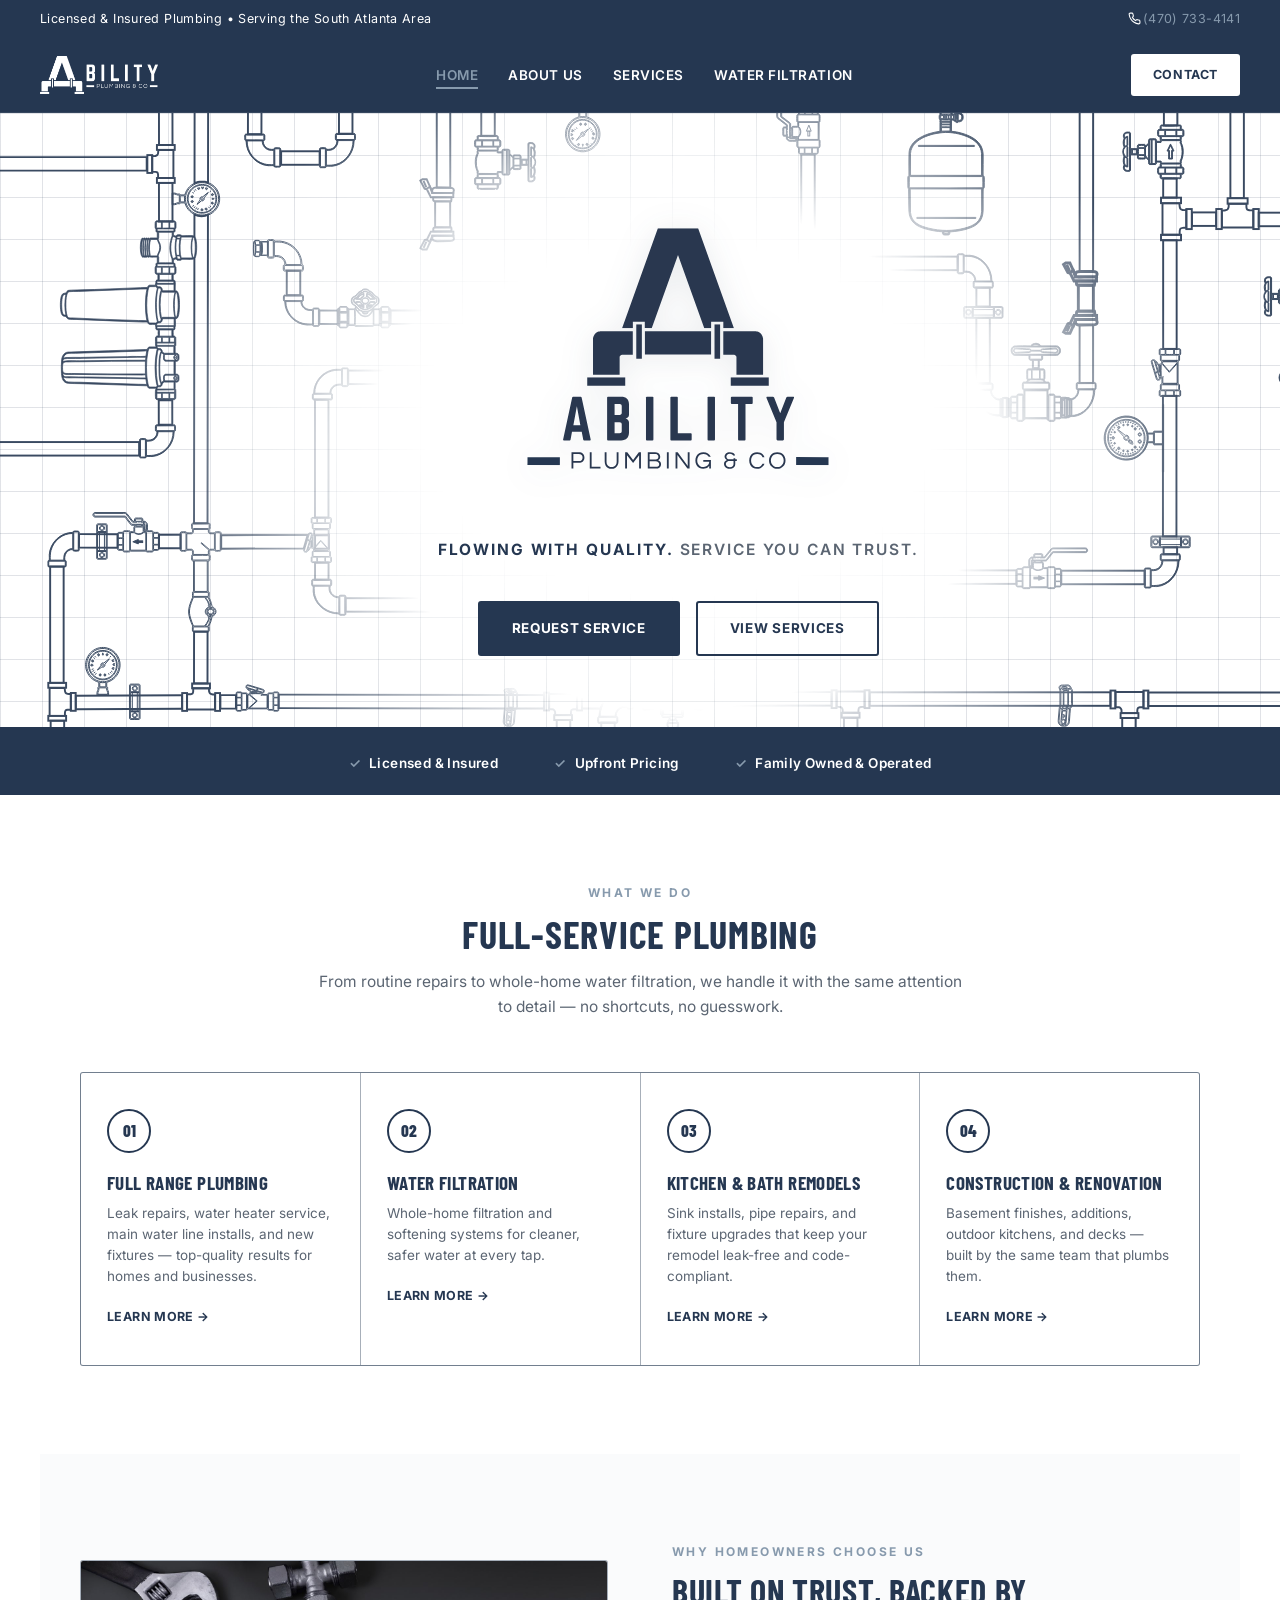
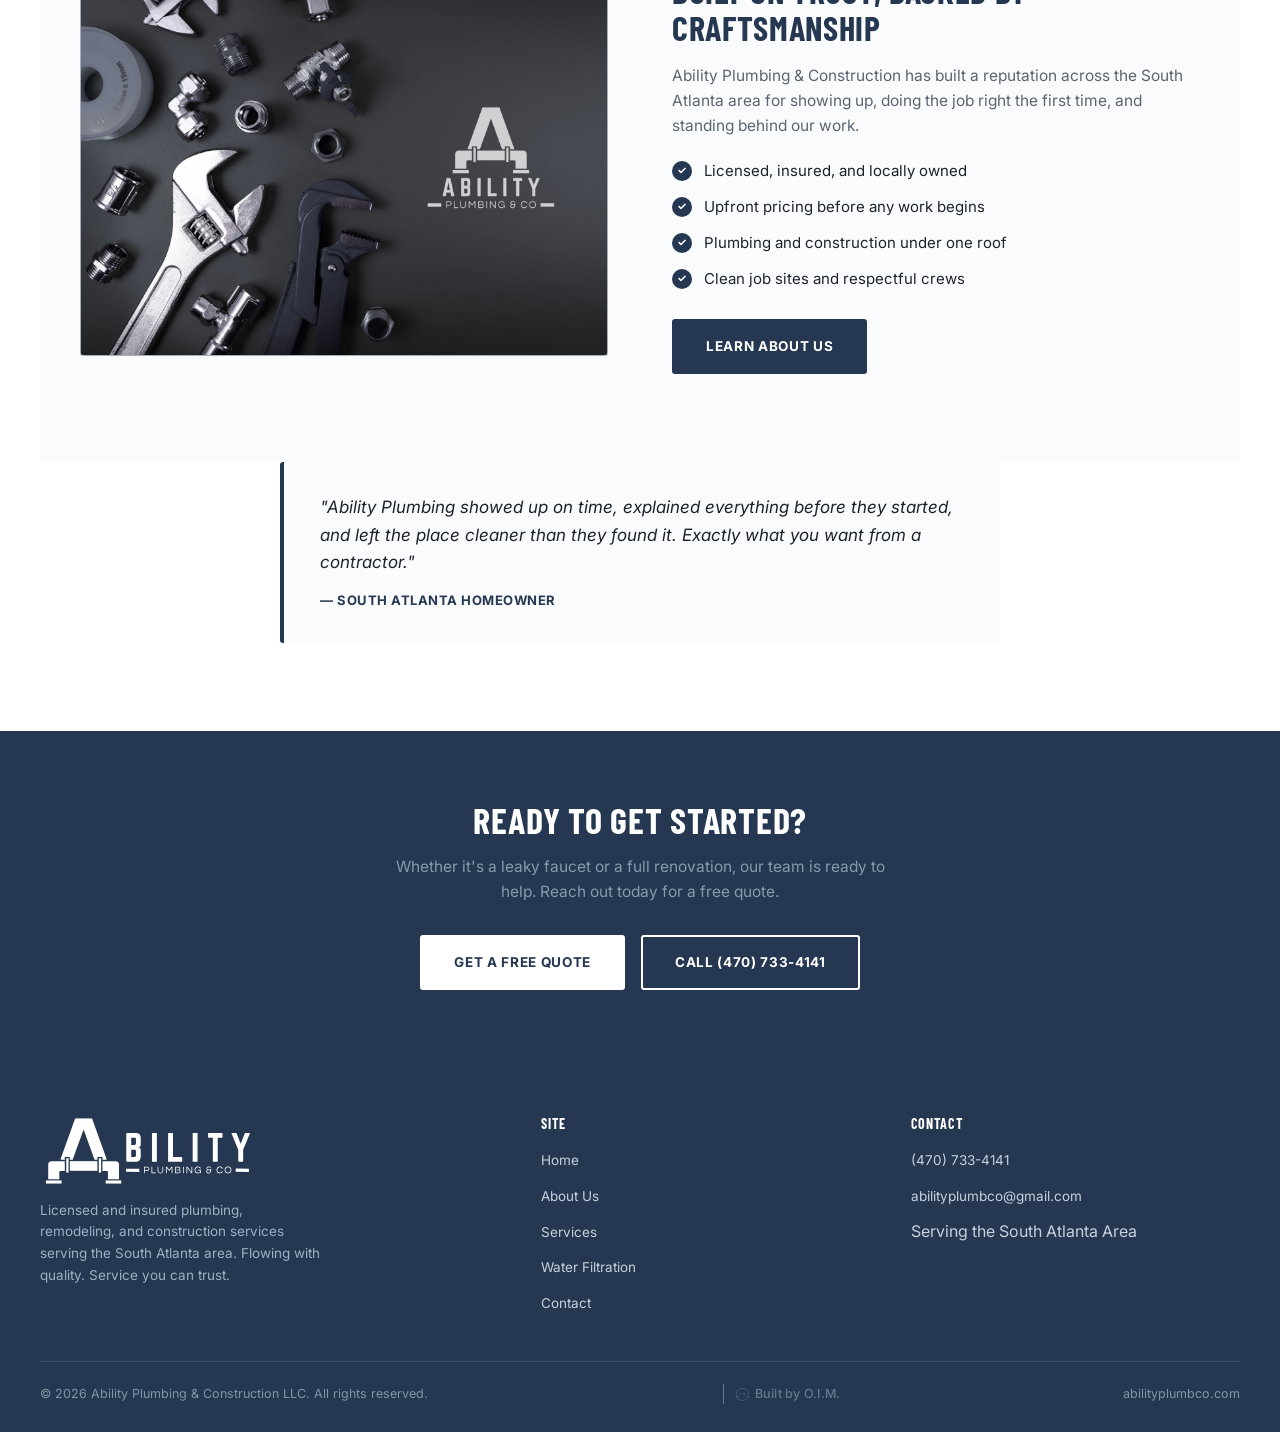
<file: index.html>
<!DOCTYPE html>
<html lang="en">
<head>
<meta charset="UTF-8">
<meta name="viewport" content="width=device-width, initial-scale=1">
<title>Ability Plumbing & Construction LLC | South Atlanta Plumbers</title>
<meta name="description" content="Licensed and insured plumbing, water filtration, remodeling, and construction services serving the South Atlanta area. Flowing with quality. Service you can trust.">
<link rel="icon" type="image/svg+xml" href="assets/favicon.svg">
<link rel="stylesheet" href="assets/style.css">
</head>
<body>

<div class="topbar">
  <span>Licensed &amp; Insured Plumbing • Serving the South Atlanta Area</span>
  <span><svg width="13" height="13" viewBox="0 0 24 24" fill="none" stroke="currentColor" stroke-width="2" stroke-linecap="round" stroke-linejoin="round" style="vertical-align:-2px;margin-right:2px;"><path d="M22 16.92v3a2 2 0 0 1-2.18 2 19.79 19.79 0 0 1-8.63-3.07 19.5 19.5 0 0 1-6-6 19.79 19.79 0 0 1-3.07-8.67A2 2 0 0 1 4.11 2h3a2 2 0 0 1 2 1.72c.127.96.361 1.903.7 2.81a2 2 0 0 1-.45 2.11L8.09 9.91a16 16 0 0 0 6 6l1.27-1.27a2 2 0 0 1 2.11-.45c.907.339 1.85.573 2.81.7A2 2 0 0 1 22 16.92z"/></svg><a href="tel:4707334141">(470) 733-4141</a></span>
</div>

<nav>
  <div class="logo-wrap">
    <a href="."><img src="assets/logo-horizontal-white.png" alt="Ability Plumbing & Construction LLC"></a>
  </div>
  <ul class="navlinks">
    <li><a href="." class="active">Home</a></li>
    <li><a href="about/">About Us</a></li>
    <li><a href="services/">Services</a></li>
    <li><a href="water-filtration/">Water Filtration</a></li>
  </ul>
  <div class="header-actions-desktop">
    <a href="contact/" class="nav-cta">Contact</a>
  </div>
  <button class="mobile-toggle" aria-label="Open menu"><span></span><span></span><span></span></button>
</nav>

<div class="mobile-menu">
  <button class="close-btn" aria-label="Close menu">&times;</button>
  <a href=".">Home</a>
  <a href="about/">About Us</a>
  <a href="services/">Services</a>
  <a href="water-filtration/">Water Filtration</a>
  <a href="contact/" class="nav-cta">Contact</a>
</div>

<section class="hero">
  <div class="blueprint-grid"></div>

  <img src="assets/hero-pipes.svg" class="blueprint-schematic" alt="">

  <div class="hero-content">
    <img src="assets/logo.svg" alt="Ability Plumbing & Construction LLC" class="hero-logo">
    <p class="slogan"><strong>Flowing with quality.</strong> Service you can trust.</p>
    <div class="hero-ctas">
      <a href="contact/" class="btn-primary">Request Service</a>
      <a href="services/" class="btn-secondary">View Services</a>
    </div>
  </div>
</section>

<div class="trustbar">
  <div><span>✓</span>Licensed &amp; Insured</div>
  <div><span>✓</span>Upfront Pricing</div>
  <div><span>✓</span>Family Owned &amp; Operated</div>
</div>

<section class="section">
  <div class="section-head reveal">
    <div class="eyebrow">What We Do</div>
    <h2>Full-Service Plumbing</h2>
    <p>From routine repairs to whole-home water filtration, we handle it with the same attention to detail — no shortcuts, no guesswork.</p>
  </div>
  <div class="services-grid reveal-stagger">
    <div class="service-card">
      <div class="icon">01</div>
      <h3>Full Range Plumbing</h3>
      <p>Leak repairs, water heater service, main water line installs, and new fixtures — top-quality results for homes and businesses.</p>
      <a href="services/">Learn More →</a>
    </div>
    <div class="service-card">
      <div class="icon">02</div>
      <h3>Water Filtration</h3>
      <p>Whole-home filtration and softening systems for cleaner, safer water at every tap.</p>
      <a href="water-filtration/">Learn More →</a>
    </div>
    <div class="service-card">
      <div class="icon">03</div>
      <h3>Kitchen &amp; Bath Remodels</h3>
      <p>Sink installs, pipe repairs, and fixture upgrades that keep your remodel leak-free and code-compliant.</p>
      <a href="services/">Learn More →</a>
    </div>
    <div class="service-card">
      <div class="icon">04</div>
      <h3>Construction &amp; Renovation</h3>
      <p>Basement finishes, additions, outdoor kitchens, and decks — built by the same team that plumbs them.</p>
      <a href="services/">Learn More →</a>
    </div>
  </div>
</section>

<section class="section section-alt">
  <div class="two-col">
    <div class="reveal">
      <div class="visual-frame" style="padding:0;">
        <img src="assets/homepage-tools.jpg" alt="Ability Plumbing & Construction tools and parts" style="width:100%;height:100%;object-fit:cover;display:block;">
      </div>
    </div>
    <div class="reveal">
      <div class="eyebrow" style="color:var(--steel);font-weight:700;letter-spacing:0.2em;font-size:12px;text-transform:uppercase;margin-bottom:12px;">Why Homeowners Choose Us</div>
      <h2>Built On Trust, Backed By Craftsmanship</h2>
      <p>Ability Plumbing &amp; Construction has built a reputation across the South Atlanta area for showing up, doing the job right the first time, and standing behind our work.</p>
      <ul class="checklist">
        <li>Licensed, insured, and locally owned</li>
        <li>Upfront pricing before any work begins</li>
        <li>Plumbing and construction under one roof</li>
        <li>Clean job sites and respectful crews</li>
      </ul>
      <a href="about/" class="btn-primary" style="margin-top:8px;">Learn About Us</a>
    </div>
  </div>
</section>

<section class="section" style="padding-top:0;">
  <div class="testimonial reveal">
    <p>"Ability Plumbing showed up on time, explained everything before they started, and left the place cleaner than they found it. Exactly what you want from a contractor."</p>
    <div class="who">— South Atlanta Homeowner</div>
  </div>
</section>

<section class="cta-band">
  <div class="reveal">
    <h2>Ready To Get Started?</h2>
    <p>Whether it's a leaky faucet or a full renovation, our team is ready to help. Reach out today for a free quote.</p>
    <div class="hero-ctas">
      <a href="contact/" class="btn-primary">Get A Free Quote</a>
      <a href="tel:4707334141" class="btn-secondary">Call (470) 733-4141</a>
    </div>
  </div>
</section>

<footer>
  <div class="footer-grid">
    <div class="footer-brand">
      <div class="logo-crop"><img src="assets/logo-white.svg" alt="Ability Plumbing & Construction LLC"></div>
      <p>Licensed and insured plumbing, remodeling, and construction services serving the South Atlanta area. Flowing with quality. Service you can trust.</p>
    </div>
    <div class="footer-col">
      <h4>Site</h4>
      <ul>
        <li><a href=".">Home</a></li>
        <li><a href="about/">About Us</a></li>
        <li><a href="services/">Services</a></li>
        <li><a href="water-filtration/">Water Filtration</a></li>
        <li><a href="contact/">Contact</a></li>
      </ul>
    </div>
    <div class="footer-col">
      <h4>Contact</h4>
      <ul>
        <li><a href="tel:4707334141">(470) 733-4141</a></li>
        <li><a href="mailto:abilityplumbco@gmail.com">abilityplumbco@gmail.com</a></li>
        <li>Serving the South Atlanta Area</li>
      </ul>
    </div>
  </div>
  <div class="footer-bottom">
    <span>© 2026 Ability Plumbing &amp; Construction LLC. All rights reserved.</span>
    <a href="https://ocean-in-motion.com" target="_blank" rel="noopener" class="oim-badge">
      <svg width="13" height="13" viewBox="0 0 872.13 874.16" style="flex-shrink:0;">
        <path fill="currentColor" stroke="currentColor" stroke-miterlimit="10" d="M462.05.65c.21.13.34.92.82,1.22,1.48.93,13.17.74,16.01.97,49.74,4.05,104.03,20.38,148.65,42.09,131.9,64.18,226.53,196.19,241.77,342.36.51,4.86-.54,11.97,2.29,15.67l.05,67.79c-3.03,3.83-1.85,10.65-2.34,15.57-7.99,80.85-44.32,163.35-95.38,226.04-73.51,90.26-181.68,147.55-297.79,158.42-11.72,1.1-23.54.39-35.24,1.45l-.29,1.3c-2.38-.24-5.29.33-7.58.04-.47-.06-1.99-1.63-4.57-1.87-11.8-1.07-24.42-.24-36.64-1.42-113.82-11.02-220.14-69.23-292.78-157.47C8.03,602.29-22.69,450.47,18.44,312.22,60.98,169.21,176.19,55.8,320.67,16.56c22.83-6.2,48.89-11.74,72.47-13.73,5.7-.48,13.91.88,18.32-2.34l50.58.15ZM572.34,375.98c-26.89,17-37.58,59.14-18.87,91.02,16.89,28.76,44.5,44.17,74.52,56.61,47.05,19.5,97.88,30.01,148.9,32.21,10.45.45,20.91.46,31.18-.03,3.05-.15,14.56.62,16.3-.21,1.66-.79,3.63-10.54,4.25-12.72,16.08-56.17,18.16-120.43,8-177.89-15.82-89.42-63.17-172.87-130.69-232.67-89.7-79.44-211.36-115.81-330.14-97.76C208.51,59.94,73.2,186.88,38.25,352.67c-3.57,16.96-7.27,38.98-8.04,56.15-1.66,37.2.39,75.34,8.04,111.67,1.37,6.51,2.95,13.2,4.66,19.64.76,2.86,2.11,9.08,3.35,11.32.66,1.2,1.7,2.43,2.97,2.99,3.5,1.57,10.33,3.11,14.27,4.07,28.65,7.01,60.84,7.19,86.46-8.85,30.24-18.93,59.59-46.95,87.3-69.97,50.91-42.3,100.73-90.27,163.45-114.4,55.64-21.41,120.32-26.62,179.48-28.68,12.08-.42,24.44.1,35.18,1.08,4.84.44,16.2,3.42,9.08,7.89,0,0-38.64,21.89-52.12,30.41ZM545.14,363.68c-.85-.83-11.1-.1-13.01.05-22.76,1.84-46.8,4.7-69.17,9.23-56.34,11.41-94.69,31.86-138.86,67.01-44.31,35.25-86.08,73.07-130.6,108.28-27.71,21.92-49.12,37.97-86.44,39.19-8.14.27-18.11.26-26.15-.49-7.65-.71-15.52-3.13-23.16-4.12-.86.86,1.85,7.46,2.39,8.84,18.87,48.13,52.56,95.83,88.39,132.15,59.72,60.54,140.85,101.7,225.39,114.83,22.29,3.46,47.85,5.32,70.11,4.14,16.42-.87,31.68-.95,48.1-3.25,130.17-18.21,242.5-98.03,303.91-213.29,7.34-13.78,13.4-28.09,19.42-42.49l-.47-3.23-.93-.45c-20.95-.15-42.02.57-62.78-1.41-58.13-5.55-131.43-23.26-179.57-57.02-50.11-35.14-77.97-105.99-28.85-154.53l2.28-3.45Z"/>
      </svg>
      Built by O.I.M.
    </a>
    <span>abilityplumbco.com</span>
  </div>
</footer>

<script src="assets/main.js"></script>
</body>
</html>
</file>
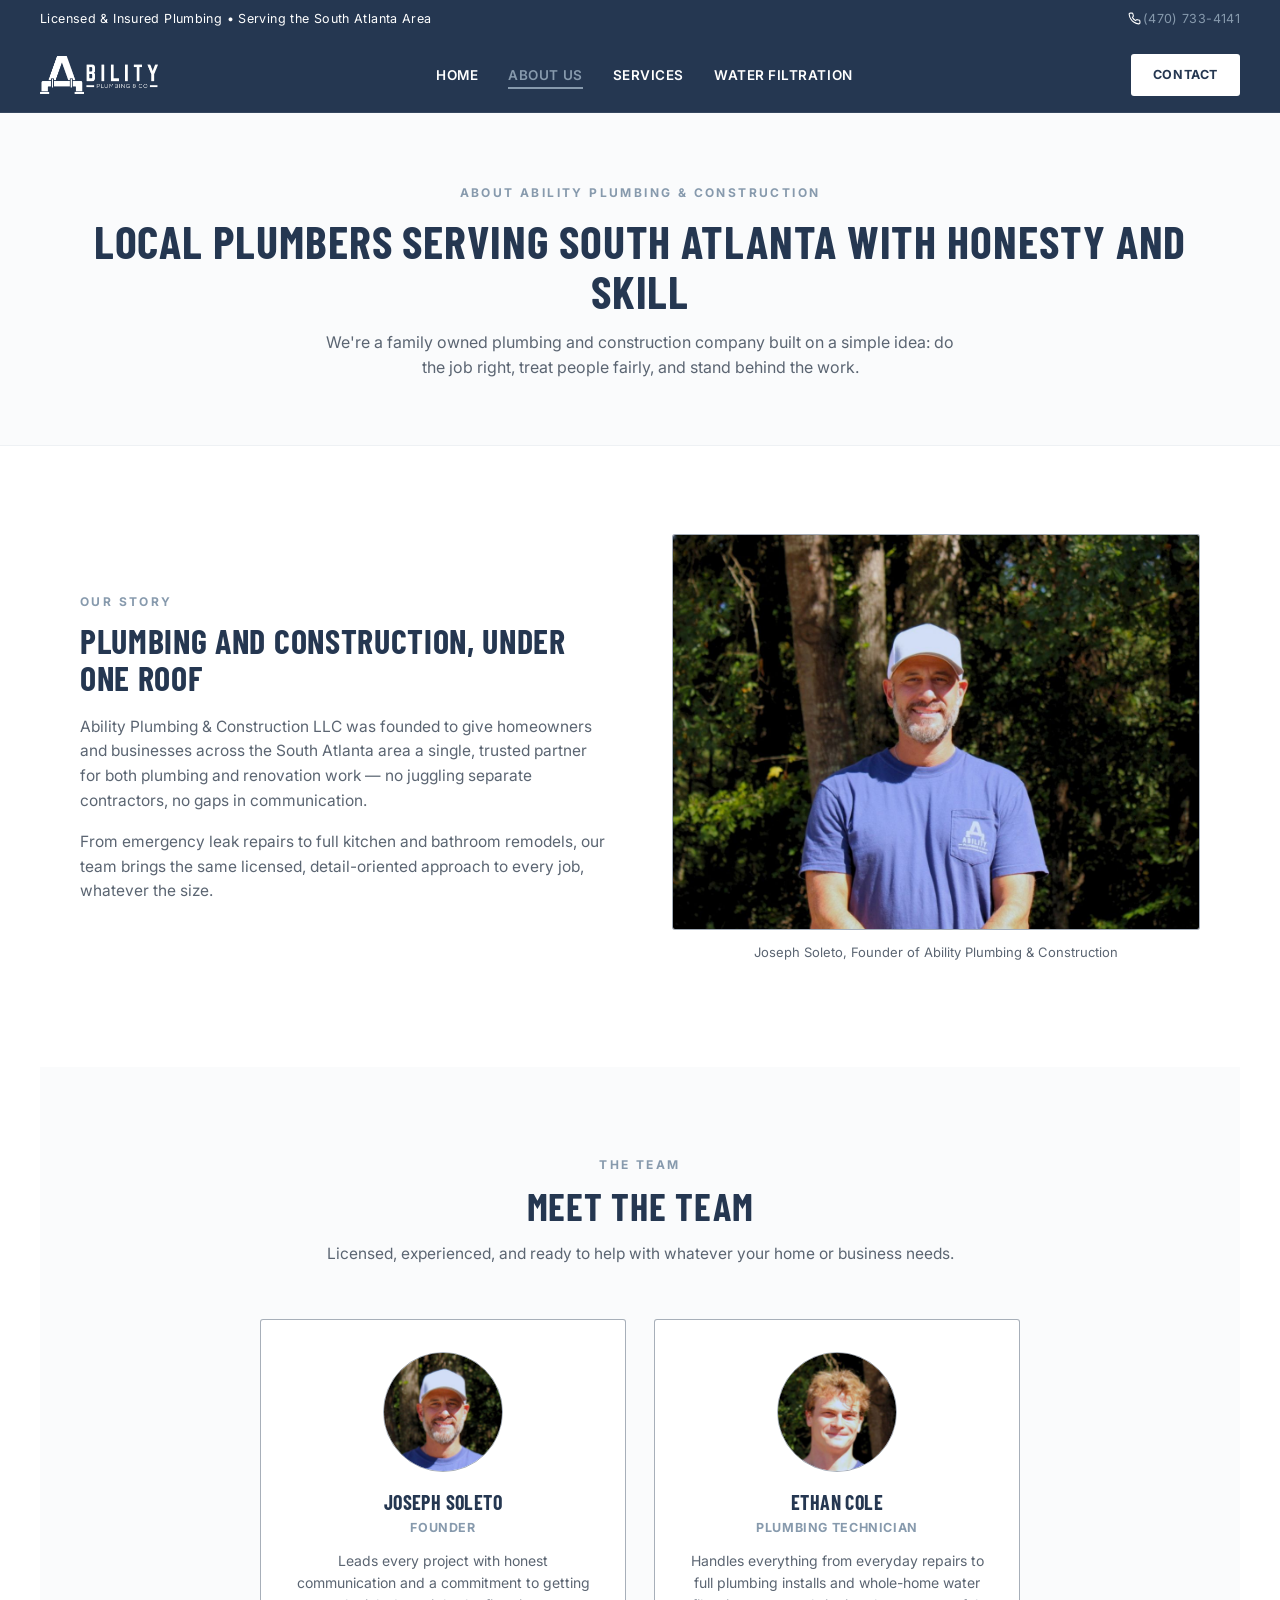
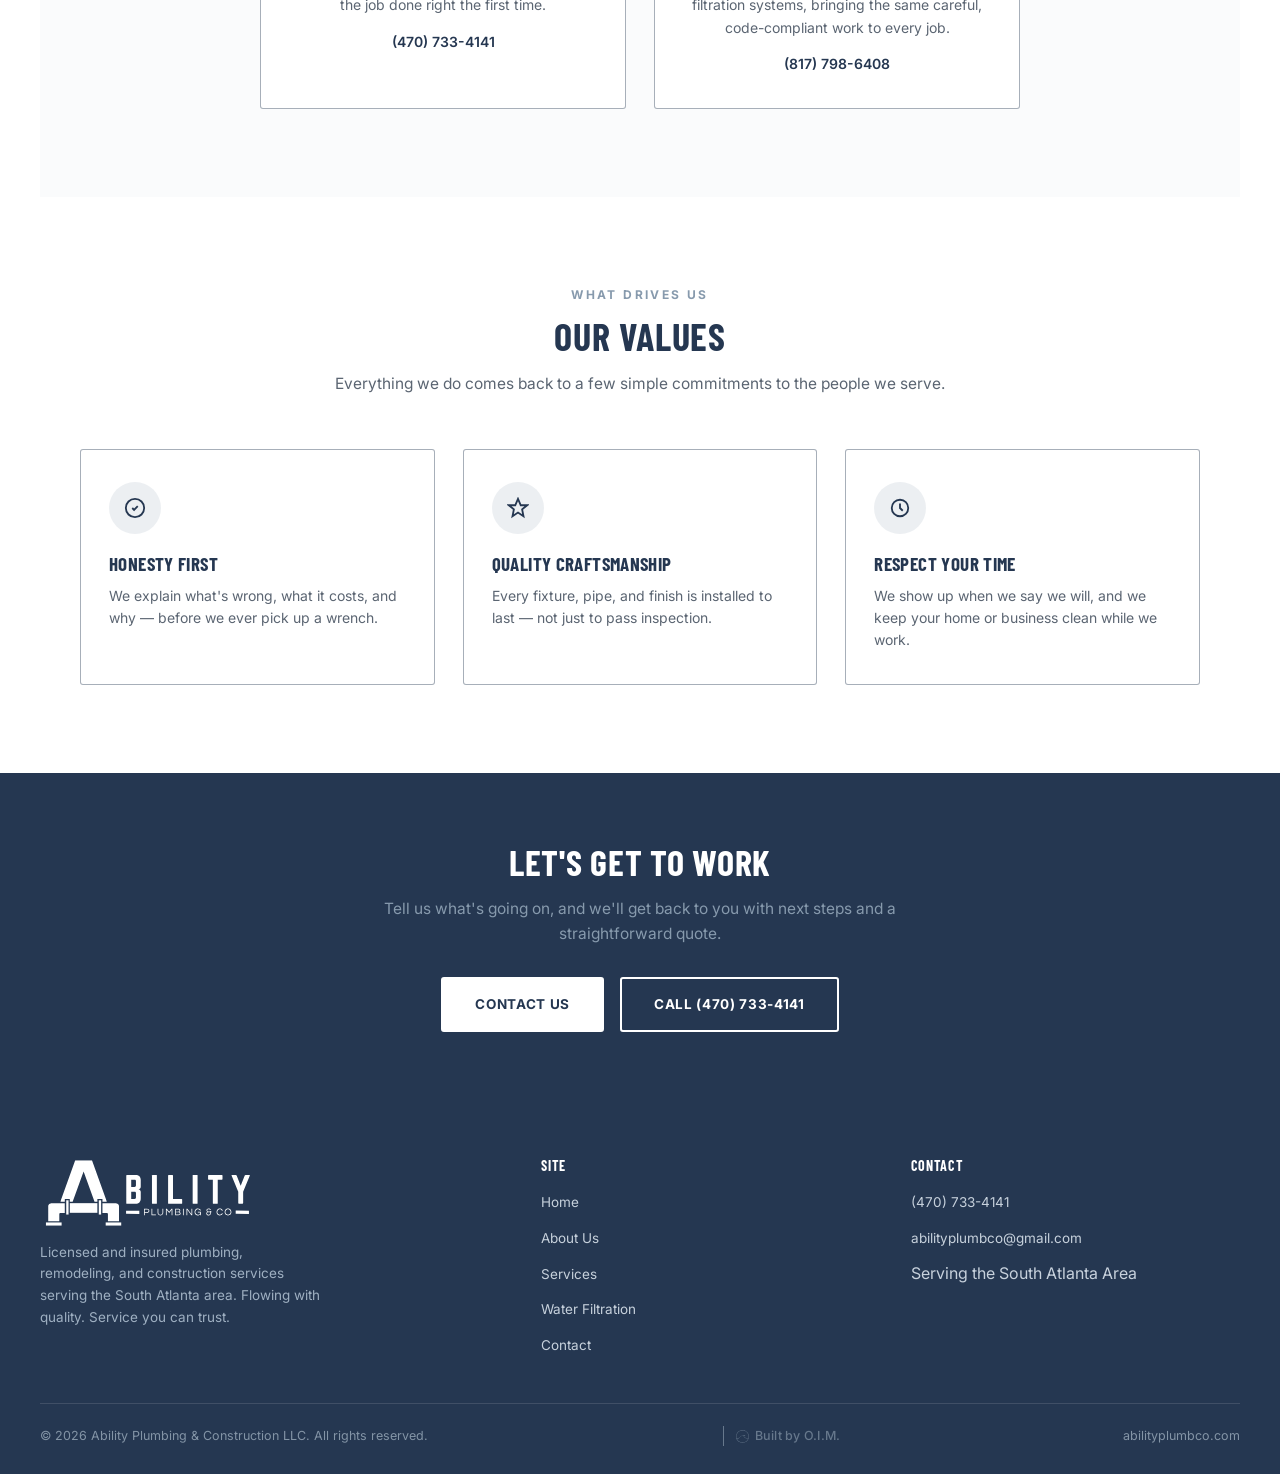
<file: about/index.html>
<!DOCTYPE html>
<html lang="en">
<head>
<meta charset="UTF-8">
<meta name="viewport" content="width=device-width, initial-scale=1">
<title>About Us | Ability Plumbing & Construction LLC</title>
<meta name="description" content="Family owned and operated, Ability Plumbing & Construction LLC serves the South Atlanta area with honest, dependable plumbing and construction work.">
<link rel="icon" type="image/svg+xml" href="../assets/favicon.svg">
<link rel="stylesheet" href="../assets/style.css">
</head>
<body>

<div class="topbar">
  <span>Licensed &amp; Insured Plumbing • Serving the South Atlanta Area</span>
  <span><svg width="13" height="13" viewBox="0 0 24 24" fill="none" stroke="currentColor" stroke-width="2" stroke-linecap="round" stroke-linejoin="round" style="vertical-align:-2px;margin-right:2px;"><path d="M22 16.92v3a2 2 0 0 1-2.18 2 19.79 19.79 0 0 1-8.63-3.07 19.5 19.5 0 0 1-6-6 19.79 19.79 0 0 1-3.07-8.67A2 2 0 0 1 4.11 2h3a2 2 0 0 1 2 1.72c.127.96.361 1.903.7 2.81a2 2 0 0 1-.45 2.11L8.09 9.91a16 16 0 0 0 6 6l1.27-1.27a2 2 0 0 1 2.11-.45c.907.339 1.85.573 2.81.7A2 2 0 0 1 22 16.92z"/></svg><a href="tel:4707334141">(470) 733-4141</a></span>
</div>

<nav>
  <div class="logo-wrap">
    <a href="../"><img src="../assets/logo-horizontal-white.png" alt="Ability Plumbing & Construction LLC"></a>
  </div>
  <ul class="navlinks">
    <li><a href="../">Home</a></li>
    <li><a href="../about/" class="active">About Us</a></li>
    <li><a href="../services/">Services</a></li>
    <li><a href="../water-filtration/">Water Filtration</a></li>
  </ul>
  <div class="header-actions-desktop">
    <a href="../contact/" class="nav-cta">Contact</a>
  </div>
  <button class="mobile-toggle" aria-label="Open menu"><span></span><span></span><span></span></button>
</nav>

<div class="mobile-menu">
  <button class="close-btn" aria-label="Close menu">&times;</button>
  <a href="../">Home</a>
  <a href="../about/">About Us</a>
  <a href="../services/">Services</a>
  <a href="../water-filtration/">Water Filtration</a>
  <a href="../contact/" class="nav-cta">Contact</a>
</div>

<section class="page-hero">
  <div class="eyebrow reveal">About Ability Plumbing &amp; Construction</div>
  <h1 class="reveal">Local Plumbers Serving South Atlanta With Honesty And Skill</h1>
  <p class="reveal">We're a family owned plumbing and construction company built on a simple idea: do the job right, treat people fairly, and stand behind the work.</p>
</section>

<section class="section">
  <div class="two-col">
    <div class="reveal">
      <div class="eyebrow" style="color:var(--steel);font-weight:700;letter-spacing:0.2em;font-size:12px;text-transform:uppercase;margin-bottom:12px;">Our Story</div>
      <h2>Plumbing And Construction, Under One Roof</h2>
      <p>Ability Plumbing &amp; Construction LLC was founded to give homeowners and businesses across the South Atlanta area a single, trusted partner for both plumbing and renovation work — no juggling separate contractors, no gaps in communication.</p>
      <p>From emergency leak repairs to full kitchen and bathroom remodels, our team brings the same licensed, detail-oriented approach to every job, whatever the size.</p>
    </div>
    <div class="reveal">
      <div class="visual-frame" style="padding:0;"><img src="../assets/joseph-soleto.jpg" alt="Joseph Soleto, Founder of Ability Plumbing &amp; Construction" style="width:100%;height:100%;object-fit:cover;object-position:center 30%;display:block;" loading="lazy"></div>
      <p style="text-align:center;font-size:13px;color:var(--gray-text);font-family:'Inter',sans-serif;margin-top:12px;">Joseph Soleto, Founder of Ability Plumbing &amp; Construction</p>
    </div>
  </div>
</section>

<section class="section section-alt">
  <div class="section-head reveal">
    <div class="eyebrow">The Team</div>
    <h2>Meet The Team</h2>
    <p>Licensed, experienced, and ready to help with whatever your home or business needs.</p>
  </div>
  <div class="value-grid team-grid reveal-stagger" style="max-width:760px;margin:0 auto;">
    <div class="value-card" style="text-align:center;">
      <div style="width:120px;height:120px;border-radius:50%;border:1px solid var(--blue-line-strong);margin:0 auto 20px;overflow:hidden;"><img src="../assets/joseph-headshot.jpg" alt="Joseph Soleto" style="width:100%;height:100%;object-fit:cover;object-position:center;display:block;" loading="lazy"></div>
      <h3 style="font-size:20px;margin-bottom:4px;">Joseph Soleto</h3>
      <div style="color:var(--steel);font-weight:700;font-size:12.5px;text-transform:uppercase;letter-spacing:0.05em;margin-bottom:12px;">Founder</div>
      <p style="margin:0;">Leads every project with honest communication and a commitment to getting the job done right the first time.</p>
      <p style="margin-top:14px;"><a href="tel:4707334141" style="color:var(--navy);font-weight:600;text-decoration:none;">(470) 733-4141</a></p>
    </div>
    <div class="value-card" style="text-align:center;">
      <div style="width:120px;height:120px;border-radius:50%;border:1px solid var(--blue-line-strong);margin:0 auto 20px;overflow:hidden;"><img src="../assets/ethan-cole.jpg" alt="Ethan Cole" style="width:100%;height:100%;object-fit:cover;object-position:center;display:block;" loading="lazy"></div>
      <h3 style="font-size:20px;margin-bottom:4px;">Ethan Cole</h3>
      <div style="color:var(--steel);font-weight:700;font-size:12.5px;text-transform:uppercase;letter-spacing:0.05em;margin-bottom:12px;">Plumbing Technician</div>
      <p style="margin:0;">Handles everything from everyday repairs to full plumbing installs and whole-home water filtration systems, bringing the same careful, code-compliant work to every job.</p>
      <p style="margin-top:14px;"><a href="tel:8177986408" style="color:var(--navy);font-weight:600;text-decoration:none;">(817) 798-6408</a></p>
    </div>
  </div>
</section>

<section class="section">
  <div class="section-head reveal">
    <div class="eyebrow">What Drives Us</div>
    <h2>Our Values</h2>
    <p>Everything we do comes back to a few simple commitments to the people we serve.</p>
  </div>
  <div class="value-grid reveal-stagger">
    <div class="value-card">
      <div class="icon-circle">
        <svg width="22" height="22" viewBox="0 0 24 24" fill="none" stroke="currentColor" stroke-width="2"><path d="M9 12l2 2 4-4"/><circle cx="12" cy="12" r="10"/></svg>
      </div>
      <h3>Honesty First</h3>
      <p>We explain what's wrong, what it costs, and why — before we ever pick up a wrench.</p>
    </div>
    <div class="value-card">
      <div class="icon-circle">
        <svg width="22" height="22" viewBox="0 0 24 24" fill="none" stroke="currentColor" stroke-width="2"><path d="M12 2l3 7h7l-5.5 4.5L18 21l-6-4-6 4 1.5-7.5L2 9h7z"/></svg>
      </div>
      <h3>Quality Craftsmanship</h3>
      <p>Every fixture, pipe, and finish is installed to last — not just to pass inspection.</p>
    </div>
    <div class="value-card">
      <div class="icon-circle">
        <svg width="22" height="22" viewBox="0 0 24 24" fill="none" stroke="currentColor" stroke-width="2"><circle cx="12" cy="12" r="9"/><path d="M12 7v5l3 3"/></svg>
      </div>
      <h3>Respect Your Time</h3>
      <p>We show up when we say we will, and we keep your home or business clean while we work.</p>
    </div>
  </div>
</section>

<section class="cta-band">
  <div class="reveal">
    <h2>Let's Get To Work</h2>
    <p>Tell us what's going on, and we'll get back to you with next steps and a straightforward quote.</p>
    <div class="hero-ctas">
      <a href="../contact/" class="btn-primary">Contact Us</a>
      <a href="tel:4707334141" class="btn-secondary">Call (470) 733-4141</a>
    </div>
  </div>
</section>

<footer>
  <div class="footer-grid">
    <div class="footer-brand">
      <div class="logo-crop"><img src="../assets/logo-white.svg" alt="Ability Plumbing & Construction LLC"></div>
      <p>Licensed and insured plumbing, remodeling, and construction services serving the South Atlanta area. Flowing with quality. Service you can trust.</p>
    </div>
    <div class="footer-col">
      <h4>Site</h4>
      <ul>
        <li><a href="../">Home</a></li>
        <li><a href="../about/">About Us</a></li>
        <li><a href="../services/">Services</a></li>
        <li><a href="../water-filtration/">Water Filtration</a></li>
        <li><a href="../contact/">Contact</a></li>
      </ul>
    </div>
    <div class="footer-col">
      <h4>Contact</h4>
      <ul>
        <li><a href="tel:4707334141">(470) 733-4141</a></li>
        <li><a href="mailto:abilityplumbco@gmail.com">abilityplumbco@gmail.com</a></li>
        <li>Serving the South Atlanta Area</li>
      </ul>
    </div>
  </div>
  <div class="footer-bottom">
    <span>© 2026 Ability Plumbing &amp; Construction LLC. All rights reserved.</span>
    <a href="https://ocean-in-motion.com" target="_blank" rel="noopener" class="oim-badge">
      <svg width="13" height="13" viewBox="0 0 872.13 874.16" style="flex-shrink:0;">
        <path fill="currentColor" stroke="currentColor" stroke-miterlimit="10" d="M462.05.65c.21.13.34.92.82,1.22,1.48.93,13.17.74,16.01.97,49.74,4.05,104.03,20.38,148.65,42.09,131.9,64.18,226.53,196.19,241.77,342.36.51,4.86-.54,11.97,2.29,15.67l.05,67.79c-3.03,3.83-1.85,10.65-2.34,15.57-7.99,80.85-44.32,163.35-95.38,226.04-73.51,90.26-181.68,147.55-297.79,158.42-11.72,1.1-23.54.39-35.24,1.45l-.29,1.3c-2.38-.24-5.29.33-7.58.04-.47-.06-1.99-1.63-4.57-1.87-11.8-1.07-24.42-.24-36.64-1.42-113.82-11.02-220.14-69.23-292.78-157.47C8.03,602.29-22.69,450.47,18.44,312.22,60.98,169.21,176.19,55.8,320.67,16.56c22.83-6.2,48.89-11.74,72.47-13.73,5.7-.48,13.91.88,18.32-2.34l50.58.15ZM572.34,375.98c-26.89,17-37.58,59.14-18.87,91.02,16.89,28.76,44.5,44.17,74.52,56.61,47.05,19.5,97.88,30.01,148.9,32.21,10.45.45,20.91.46,31.18-.03,3.05-.15,14.56.62,16.3-.21,1.66-.79,3.63-10.54,4.25-12.72,16.08-56.17,18.16-120.43,8-177.89-15.82-89.42-63.17-172.87-130.69-232.67-89.7-79.44-211.36-115.81-330.14-97.76C208.51,59.94,73.2,186.88,38.25,352.67c-3.57,16.96-7.27,38.98-8.04,56.15-1.66,37.2.39,75.34,8.04,111.67,1.37,6.51,2.95,13.2,4.66,19.64.76,2.86,2.11,9.08,3.35,11.32.66,1.2,1.7,2.43,2.97,2.99,3.5,1.57,10.33,3.11,14.27,4.07,28.65,7.01,60.84,7.19,86.46-8.85,30.24-18.93,59.59-46.95,87.3-69.97,50.91-42.3,100.73-90.27,163.45-114.4,55.64-21.41,120.32-26.62,179.48-28.68,12.08-.42,24.44.1,35.18,1.08,4.84.44,16.2,3.42,9.08,7.89,0,0-38.64,21.89-52.12,30.41ZM545.14,363.68c-.85-.83-11.1-.1-13.01.05-22.76,1.84-46.8,4.7-69.17,9.23-56.34,11.41-94.69,31.86-138.86,67.01-44.31,35.25-86.08,73.07-130.6,108.28-27.71,21.92-49.12,37.97-86.44,39.19-8.14.27-18.11.26-26.15-.49-7.65-.71-15.52-3.13-23.16-4.12-.86.86,1.85,7.46,2.39,8.84,18.87,48.13,52.56,95.83,88.39,132.15,59.72,60.54,140.85,101.7,225.39,114.83,22.29,3.46,47.85,5.32,70.11,4.14,16.42-.87,31.68-.95,48.1-3.25,130.17-18.21,242.5-98.03,303.91-213.29,7.34-13.78,13.4-28.09,19.42-42.49l-.47-3.23-.93-.45c-20.95-.15-42.02.57-62.78-1.41-58.13-5.55-131.43-23.26-179.57-57.02-50.11-35.14-77.97-105.99-28.85-154.53l2.28-3.45Z"/>
      </svg>
      Built by O.I.M.
    </a>
    <span>abilityplumbco.com</span>
  </div>
</footer>

<script src="../assets/main.js"></script>
</body>
</html>
</file>
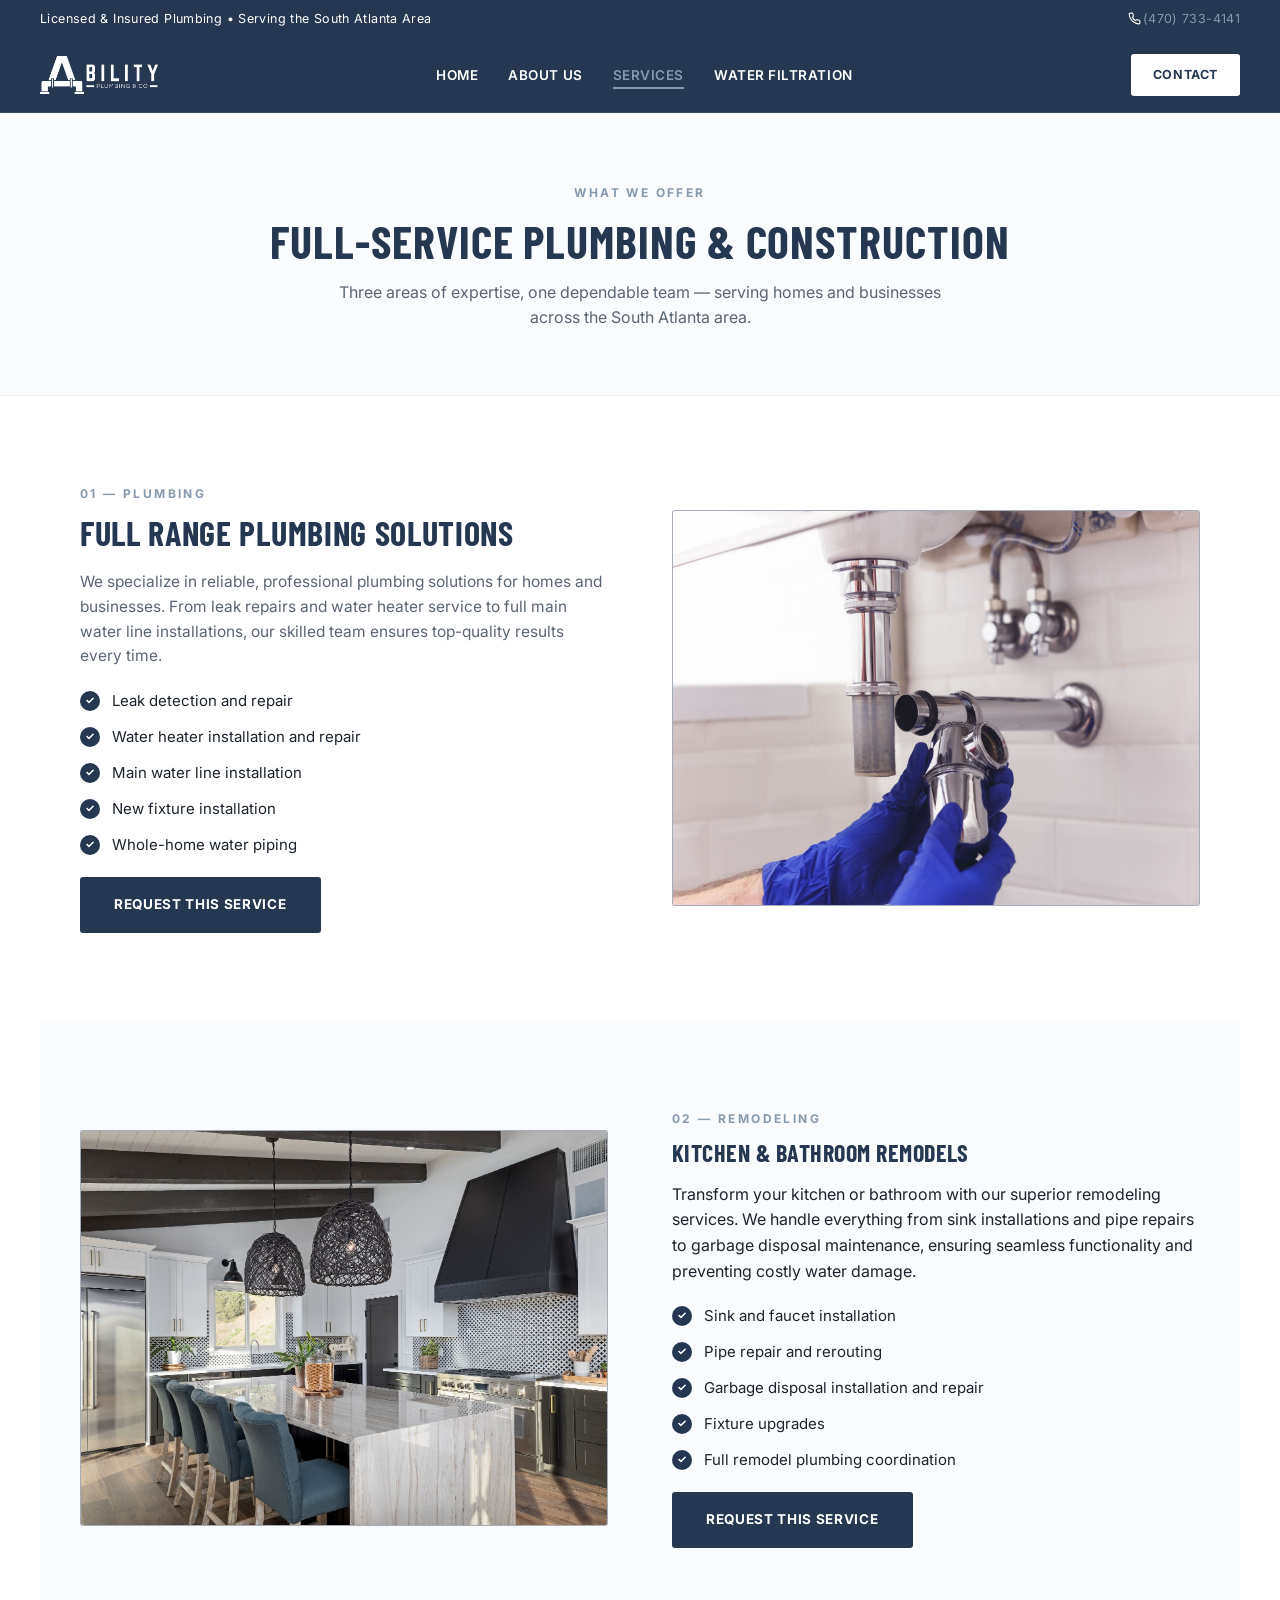
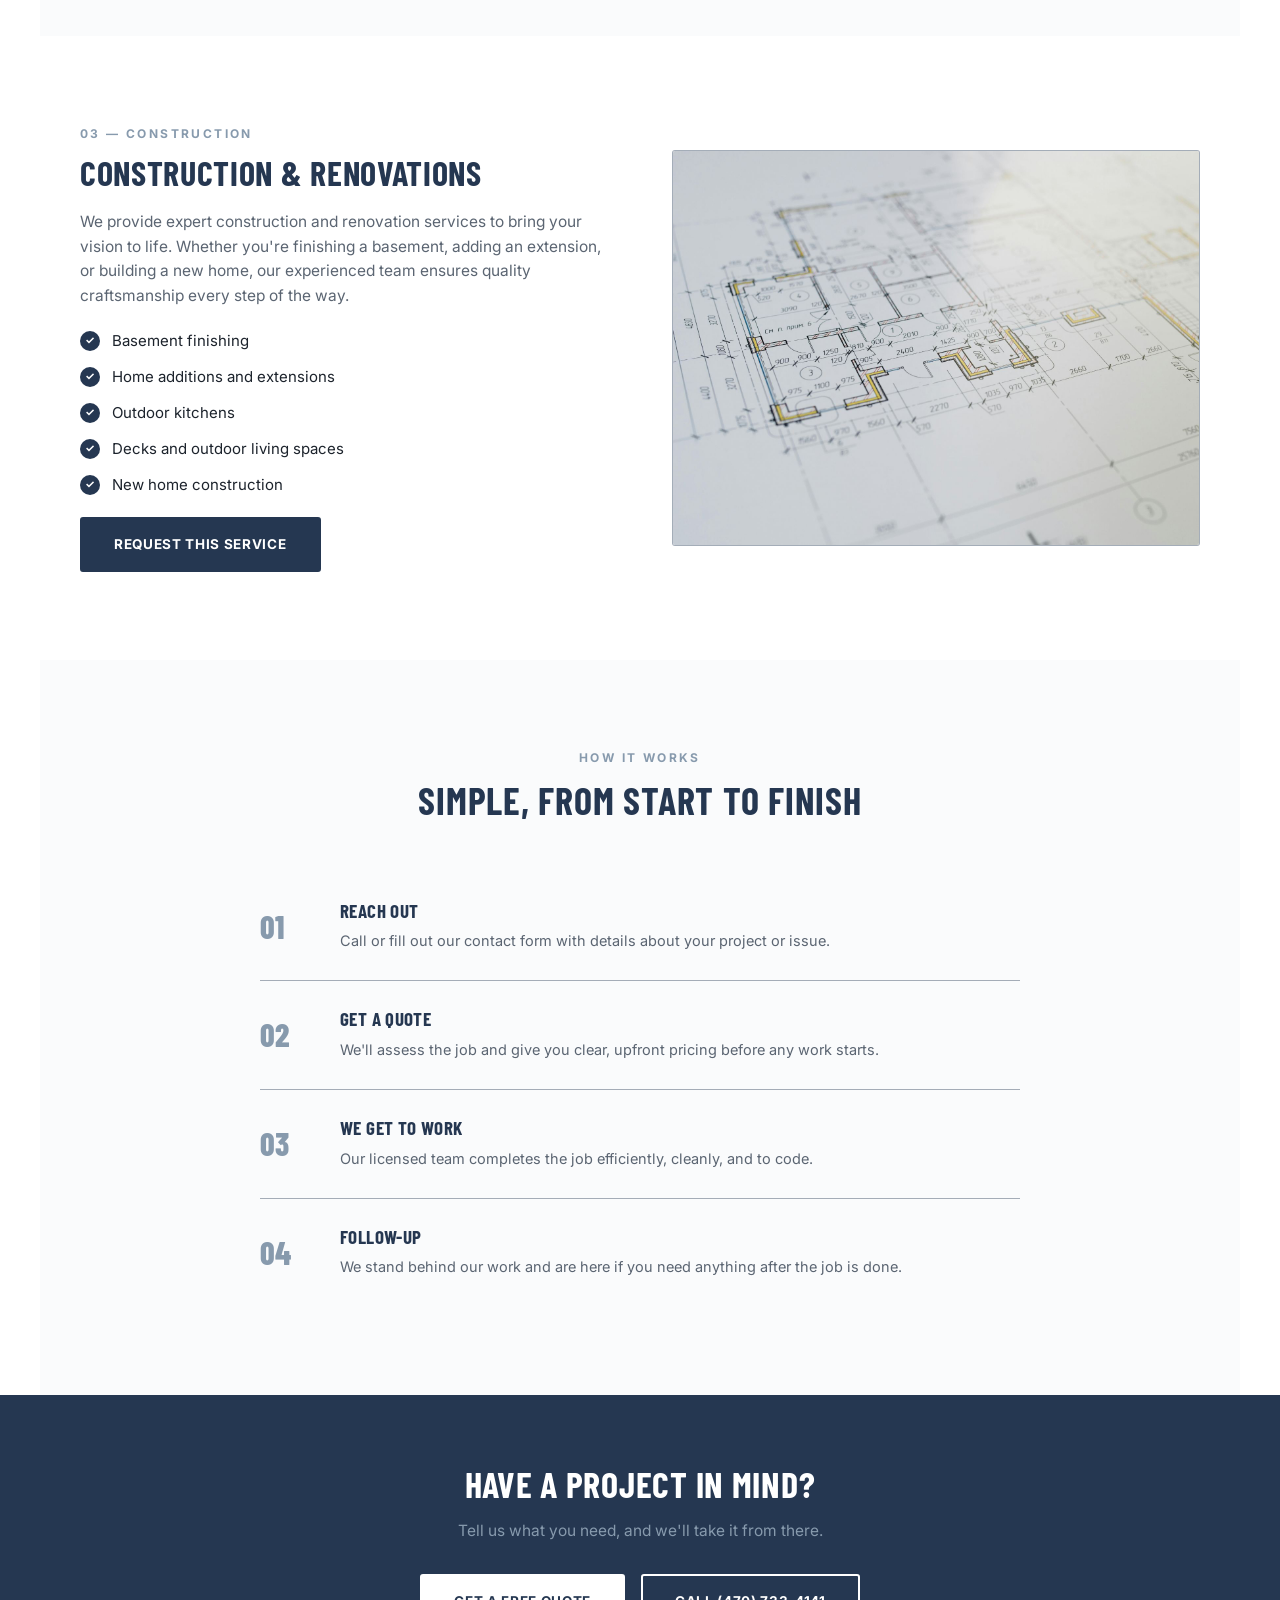
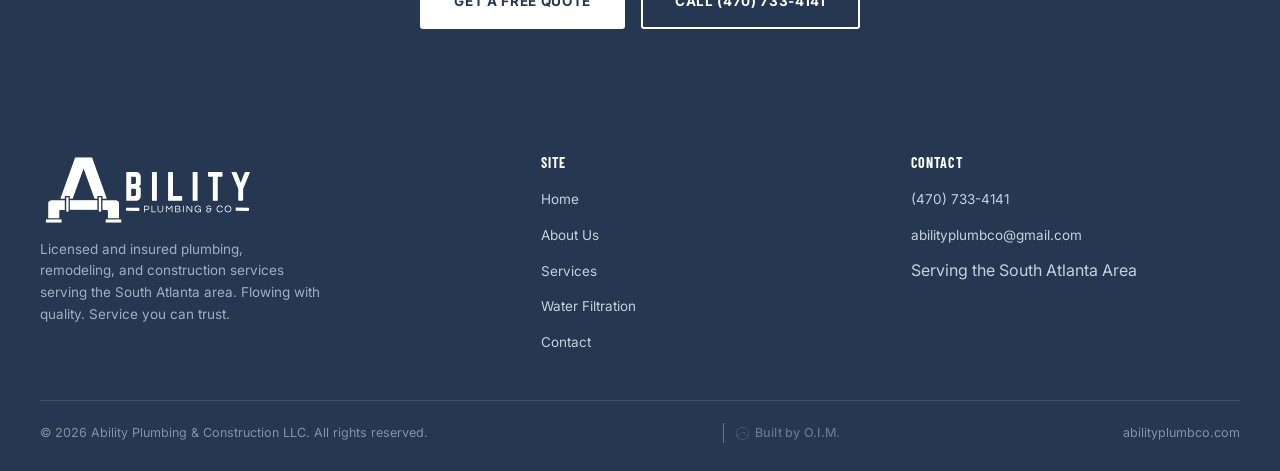
<file: services/index.html>
<!DOCTYPE html>
<html lang="en">
<head>
<meta charset="UTF-8">
<meta name="viewport" content="width=device-width, initial-scale=1">
<title>Services | Ability Plumbing & Construction LLC</title>
<meta name="description" content="Full-service plumbing, kitchen and bathroom remodels, and construction and renovation services across the South Atlanta area.">
<link rel="icon" type="image/svg+xml" href="../assets/favicon.svg">
<link rel="stylesheet" href="../assets/style.css">
</head>
<body>

<div class="topbar">
  <span>Licensed &amp; Insured Plumbing • Serving the South Atlanta Area</span>
  <span><svg width="13" height="13" viewBox="0 0 24 24" fill="none" stroke="currentColor" stroke-width="2" stroke-linecap="round" stroke-linejoin="round" style="vertical-align:-2px;margin-right:2px;"><path d="M22 16.92v3a2 2 0 0 1-2.18 2 19.79 19.79 0 0 1-8.63-3.07 19.5 19.5 0 0 1-6-6 19.79 19.79 0 0 1-3.07-8.67A2 2 0 0 1 4.11 2h3a2 2 0 0 1 2 1.72c.127.96.361 1.903.7 2.81a2 2 0 0 1-.45 2.11L8.09 9.91a16 16 0 0 0 6 6l1.27-1.27a2 2 0 0 1 2.11-.45c.907.339 1.85.573 2.81.7A2 2 0 0 1 22 16.92z"/></svg><a href="tel:4707334141">(470) 733-4141</a></span>
</div>

<nav>
  <div class="logo-wrap">
    <a href="../"><img src="../assets/logo-horizontal-white.png" alt="Ability Plumbing & Construction LLC"></a>
  </div>
  <ul class="navlinks">
    <li><a href="../">Home</a></li>
    <li><a href="../about/">About Us</a></li>
    <li><a href="../services/" class="active">Services</a></li>
    <li><a href="../water-filtration/">Water Filtration</a></li>
  </ul>
  <div class="header-actions-desktop">
    <a href="../contact/" class="nav-cta">Contact</a>
  </div>
  <button class="mobile-toggle" aria-label="Open menu"><span></span><span></span><span></span></button>
</nav>

<div class="mobile-menu">
  <button class="close-btn" aria-label="Close menu">&times;</button>
  <a href="../">Home</a>
  <a href="../about/">About Us</a>
  <a href="../services/">Services</a>
  <a href="../water-filtration/">Water Filtration</a>
  <a href="../contact/" class="nav-cta">Contact</a>
</div>

<section class="page-hero">
  <div class="eyebrow reveal">What We Offer</div>
  <h1 class="reveal">Full-Service Plumbing &amp; Construction</h1>
  <p class="reveal">Three areas of expertise, one dependable team — serving homes and businesses across the South Atlanta area.</p>
</section>

<section class="section">
  <div class="two-col reveal">
    <div>
      <div class="eyebrow" style="color:var(--steel);font-weight:700;letter-spacing:0.2em;font-size:12px;text-transform:uppercase;margin-bottom:12px;">01 — Plumbing</div>
      <h2>Full Range Plumbing Solutions</h2>
      <p>We specialize in reliable, professional plumbing solutions for homes and businesses. From leak repairs and water heater service to full main water line installations, our skilled team ensures top-quality results every time.</p>
      <ul class="checklist">
        <li>Leak detection and repair</li>
        <li>Water heater installation and repair</li>
        <li>Main water line installation</li>
        <li>New fixture installation</li>
        <li>Whole-home water piping</li>
      </ul>
      <a href="../contact/" class="btn-primary">Request This Service</a>
    </div>
    <div>
      <div class="visual-frame" style="padding:0;">
        <img src="../assets/service-plumbing.jpg" alt="Plumber repairing pipes under a sink" style="width:100%;height:100%;object-fit:cover;display:block;">
      </div>
    </div>
  </div>
</section>

<section class="section section-alt">
  <div class="two-col-reverse reveal">
    <div>
      <div class="eyebrow" style="color:var(--steel);font-weight:700;letter-spacing:0.2em;font-size:12px;text-transform:uppercase;margin-bottom:12px;">02 — Remodeling</div>
      <h2>Kitchen &amp; Bathroom Remodels</h2>
      <p>Transform your kitchen or bathroom with our superior remodeling services. We handle everything from sink installations and pipe repairs to garbage disposal maintenance, ensuring seamless functionality and preventing costly water damage.</p>
      <ul class="checklist">
        <li>Sink and faucet installation</li>
        <li>Pipe repair and rerouting</li>
        <li>Garbage disposal installation and repair</li>
        <li>Fixture upgrades</li>
        <li>Full remodel plumbing coordination</li>
      </ul>
      <a href="../contact/" class="btn-primary">Request This Service</a>
    </div>
    <div>
      <div class="visual-frame image-carousel" style="padding:0;">
        <img src="../assets/remodel-kitchen.jpg" alt="Modern kitchen remodel" class="carousel-slide is-active">
        <img src="../assets/remodel-bathroom.jpg" alt="Modern bathroom remodel" class="carousel-slide">
      </div>
    </div>
  </div>
</section>

<section class="section">
  <div class="two-col reveal">
    <div>
      <div class="eyebrow" style="color:var(--steel);font-weight:700;letter-spacing:0.2em;font-size:12px;text-transform:uppercase;margin-bottom:12px;">03 — Construction</div>
      <h2>Construction &amp; Renovations</h2>
      <p>We provide expert construction and renovation services to bring your vision to life. Whether you're finishing a basement, adding an extension, or building a new home, our experienced team ensures quality craftsmanship every step of the way.</p>
      <ul class="checklist">
        <li>Basement finishing</li>
        <li>Home additions and extensions</li>
        <li>Outdoor kitchens</li>
        <li>Decks and outdoor living spaces</li>
        <li>New home construction</li>
      </ul>
      <a href="../contact/" class="btn-primary">Request This Service</a>
    </div>
    <div>
      <div class="visual-frame" style="padding:0;">
        <img src="../assets/service-construction.jpg" alt="Architectural construction blueprint" style="width:100%;height:100%;object-fit:cover;display:block;">
      </div>
        </svg>
      </div>
    </div>
  </div>
</section>

<section class="section section-alt">
  <div class="section-head reveal">
    <div class="eyebrow">How It Works</div>
    <h2>Simple, From Start To Finish</h2>
  </div>
  <div class="process-list reveal-stagger" style="max-width:760px;margin:0 auto;">
    <div class="process-step">
      <div class="step-num">01</div>
      <div><h3>Reach Out</h3><p>Call or fill out our contact form with details about your project or issue.</p></div>
    </div>
    <div class="process-step">
      <div class="step-num">02</div>
      <div><h3>Get A Quote</h3><p>We'll assess the job and give you clear, upfront pricing before any work starts.</p></div>
    </div>
    <div class="process-step">
      <div class="step-num">03</div>
      <div><h3>We Get To Work</h3><p>Our licensed team completes the job efficiently, cleanly, and to code.</p></div>
    </div>
    <div class="process-step">
      <div class="step-num">04</div>
      <div><h3>Follow-Up</h3><p>We stand behind our work and are here if you need anything after the job is done.</p></div>
    </div>
  </div>
</section>

<section class="cta-band">
  <div class="reveal">
    <h2>Have A Project In Mind?</h2>
    <p>Tell us what you need, and we'll take it from there.</p>
    <div class="hero-ctas">
      <a href="../contact/" class="btn-primary">Get A Free Quote</a>
      <a href="tel:4707334141" class="btn-secondary">Call (470) 733-4141</a>
    </div>
  </div>
</section>

<footer>
  <div class="footer-grid">
    <div class="footer-brand">
      <div class="logo-crop"><img src="../assets/logo-white.svg" alt="Ability Plumbing & Construction LLC"></div>
      <p>Licensed and insured plumbing, remodeling, and construction services serving the South Atlanta area. Flowing with quality. Service you can trust.</p>
    </div>
    <div class="footer-col">
      <h4>Site</h4>
      <ul>
        <li><a href="../">Home</a></li>
        <li><a href="../about/">About Us</a></li>
        <li><a href="../services/">Services</a></li>
        <li><a href="../water-filtration/">Water Filtration</a></li>
        <li><a href="../contact/">Contact</a></li>
      </ul>
    </div>
    <div class="footer-col">
      <h4>Contact</h4>
      <ul>
        <li><a href="tel:4707334141">(470) 733-4141</a></li>
        <li><a href="mailto:abilityplumbco@gmail.com">abilityplumbco@gmail.com</a></li>
        <li>Serving the South Atlanta Area</li>
      </ul>
    </div>
  </div>
  <div class="footer-bottom">
    <span>© 2026 Ability Plumbing &amp; Construction LLC. All rights reserved.</span>
    <a href="https://ocean-in-motion.com" target="_blank" rel="noopener" class="oim-badge">
      <svg width="13" height="13" viewBox="0 0 872.13 874.16" style="flex-shrink:0;">
        <path fill="currentColor" stroke="currentColor" stroke-miterlimit="10" d="M462.05.65c.21.13.34.92.82,1.22,1.48.93,13.17.74,16.01.97,49.74,4.05,104.03,20.38,148.65,42.09,131.9,64.18,226.53,196.19,241.77,342.36.51,4.86-.54,11.97,2.29,15.67l.05,67.79c-3.03,3.83-1.85,10.65-2.34,15.57-7.99,80.85-44.32,163.35-95.38,226.04-73.51,90.26-181.68,147.55-297.79,158.42-11.72,1.1-23.54.39-35.24,1.45l-.29,1.3c-2.38-.24-5.29.33-7.58.04-.47-.06-1.99-1.63-4.57-1.87-11.8-1.07-24.42-.24-36.64-1.42-113.82-11.02-220.14-69.23-292.78-157.47C8.03,602.29-22.69,450.47,18.44,312.22,60.98,169.21,176.19,55.8,320.67,16.56c22.83-6.2,48.89-11.74,72.47-13.73,5.7-.48,13.91.88,18.32-2.34l50.58.15ZM572.34,375.98c-26.89,17-37.58,59.14-18.87,91.02,16.89,28.76,44.5,44.17,74.52,56.61,47.05,19.5,97.88,30.01,148.9,32.21,10.45.45,20.91.46,31.18-.03,3.05-.15,14.56.62,16.3-.21,1.66-.79,3.63-10.54,4.25-12.72,16.08-56.17,18.16-120.43,8-177.89-15.82-89.42-63.17-172.87-130.69-232.67-89.7-79.44-211.36-115.81-330.14-97.76C208.51,59.94,73.2,186.88,38.25,352.67c-3.57,16.96-7.27,38.98-8.04,56.15-1.66,37.2.39,75.34,8.04,111.67,1.37,6.51,2.95,13.2,4.66,19.64.76,2.86,2.11,9.08,3.35,11.32.66,1.2,1.7,2.43,2.97,2.99,3.5,1.57,10.33,3.11,14.27,4.07,28.65,7.01,60.84,7.19,86.46-8.85,30.24-18.93,59.59-46.95,87.3-69.97,50.91-42.3,100.73-90.27,163.45-114.4,55.64-21.41,120.32-26.62,179.48-28.68,12.08-.42,24.44.1,35.18,1.08,4.84.44,16.2,3.42,9.08,7.89,0,0-38.64,21.89-52.12,30.41ZM545.14,363.68c-.85-.83-11.1-.1-13.01.05-22.76,1.84-46.8,4.7-69.17,9.23-56.34,11.41-94.69,31.86-138.86,67.01-44.31,35.25-86.08,73.07-130.6,108.28-27.71,21.92-49.12,37.97-86.44,39.19-8.14.27-18.11.26-26.15-.49-7.65-.71-15.52-3.13-23.16-4.12-.86.86,1.85,7.46,2.39,8.84,18.87,48.13,52.56,95.83,88.39,132.15,59.72,60.54,140.85,101.7,225.39,114.83,22.29,3.46,47.85,5.32,70.11,4.14,16.42-.87,31.68-.95,48.1-3.25,130.17-18.21,242.5-98.03,303.91-213.29,7.34-13.78,13.4-28.09,19.42-42.49l-.47-3.23-.93-.45c-20.95-.15-42.02.57-62.78-1.41-58.13-5.55-131.43-23.26-179.57-57.02-50.11-35.14-77.97-105.99-28.85-154.53l2.28-3.45Z"/>
      </svg>
      Built by O.I.M.
    </a>
    <span>abilityplumbco.com</span>
  </div>
</footer>

<script src="../assets/main.js"></script>
</body>
</html>
</file>
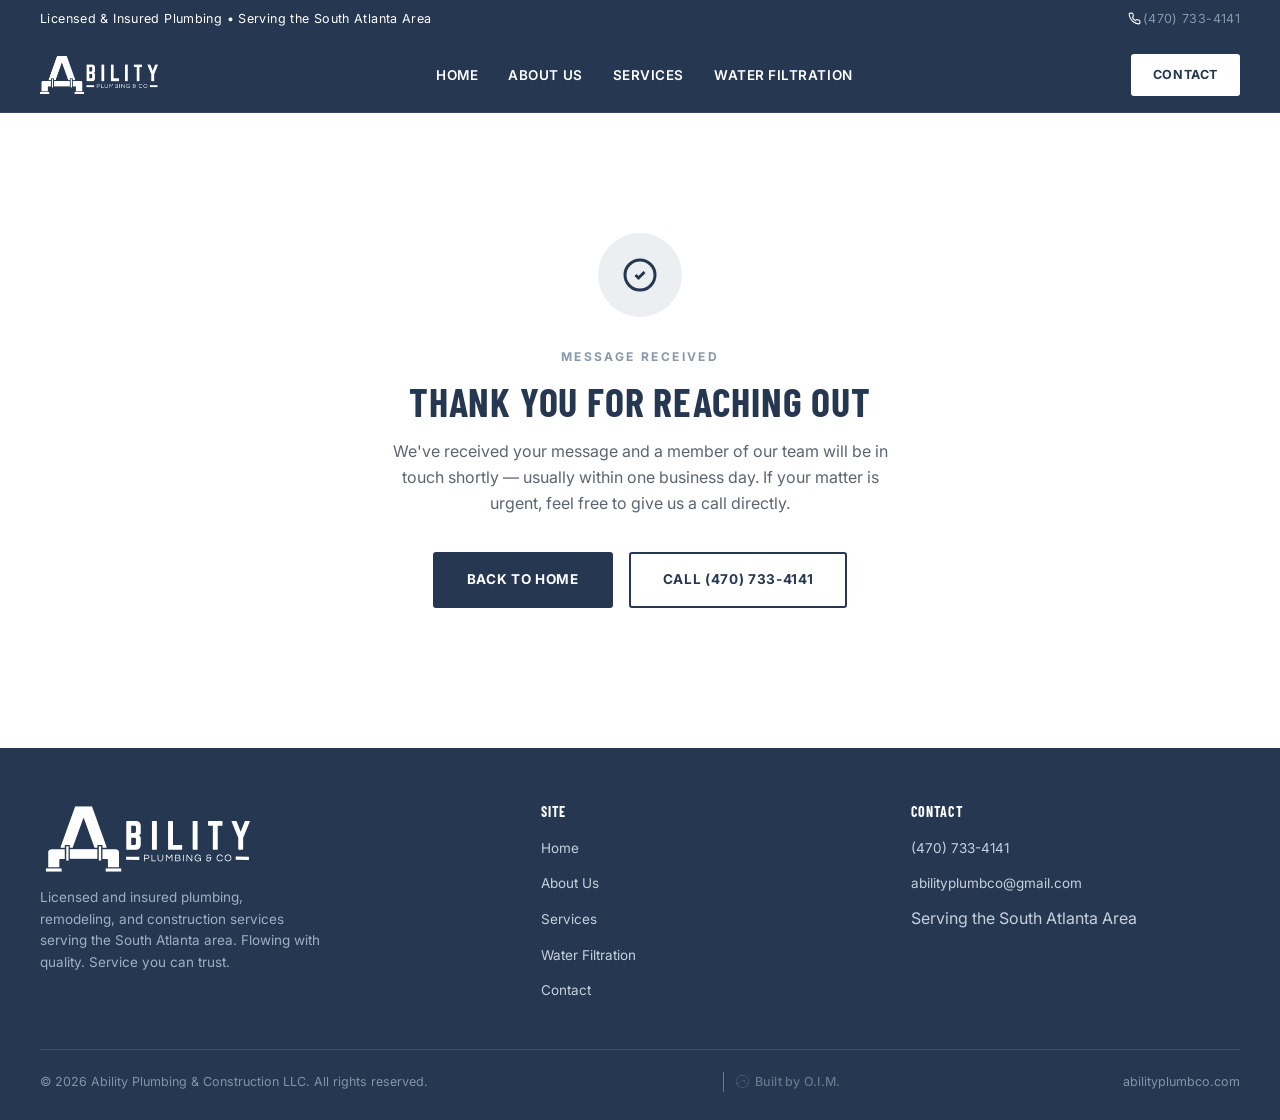
<file: thank-you/index.html>
<!DOCTYPE html>
<html lang="en">
<head>
<meta charset="UTF-8">
<meta name="viewport" content="width=device-width, initial-scale=1">
<title>Thank You | Ability Plumbing & Construction LLC</title>
<meta name="description" content="Thank you for contacting Ability Plumbing & Construction LLC. We'll be in touch shortly.">
<link rel="icon" type="image/svg+xml" href="../assets/favicon.svg">
<link rel="stylesheet" href="../assets/style.css">
</head>
<body>

<div class="topbar">
  <span>Licensed &amp; Insured Plumbing • Serving the South Atlanta Area</span>
  <span><svg width="13" height="13" viewBox="0 0 24 24" fill="none" stroke="currentColor" stroke-width="2" stroke-linecap="round" stroke-linejoin="round" style="vertical-align:-2px;margin-right:2px;"><path d="M22 16.92v3a2 2 0 0 1-2.18 2 19.79 19.79 0 0 1-8.63-3.07 19.5 19.5 0 0 1-6-6 19.79 19.79 0 0 1-3.07-8.67A2 2 0 0 1 4.11 2h3a2 2 0 0 1 2 1.72c.127.96.361 1.903.7 2.81a2 2 0 0 1-.45 2.11L8.09 9.91a16 16 0 0 0 6 6l1.27-1.27a2 2 0 0 1 2.11-.45c.907.339 1.85.573 2.81.7A2 2 0 0 1 22 16.92z"/></svg><a href="tel:4707334141">(470) 733-4141</a></span>
</div>

<nav>
  <div class="logo-wrap">
    <a href="../"><img src="../assets/logo-horizontal-white.png" alt="Ability Plumbing & Construction LLC"></a>
  </div>
  <ul class="navlinks">
    <li><a href="../">Home</a></li>
    <li><a href="../about/">About Us</a></li>
    <li><a href="../services/">Services</a></li>
    <li><a href="../water-filtration/">Water Filtration</a></li>
  </ul>
  <div class="header-actions-desktop">
    <a href="../contact/" class="nav-cta">Contact</a>
  </div>
  <button class="mobile-toggle" aria-label="Open menu"><span></span><span></span><span></span></button>
</nav>

<div class="mobile-menu">
  <button class="close-btn" aria-label="Close menu">&times;</button>
  <a href="../">Home</a>
  <a href="../about/">About Us</a>
  <a href="../services/">Services</a>
  <a href="../water-filtration/">Water Filtration</a>
  <a href="../contact/" class="nav-cta">Contact</a>
</div>

<section class="thankyou-wrap reveal">
  <div class="thankyou-icon">
    <svg width="36" height="36" viewBox="0 0 24 24" fill="none" stroke="#253751" stroke-width="2"><path d="M9 12l2 2 4-4"/><circle cx="12" cy="12" r="10"/></svg>
  </div>
  <div class="eyebrow" style="color:var(--steel);font-weight:700;letter-spacing:0.2em;font-size:12px;text-transform:uppercase;margin-bottom:14px;">Message Received</div>
  <h1>Thank You For Reaching Out</h1>
  <p>We've received your message and a member of our team will be in touch shortly — usually within one business day. If your matter is urgent, feel free to give us a call directly.</p>
  <div class="hero-ctas" style="justify-content:center;">
    <a href="../" class="btn-primary">Back To Home</a>
    <a href="tel:4707334141" class="btn-secondary">Call (470) 733-4141</a>
  </div>
</section>

<footer>
  <div class="footer-grid">
    <div class="footer-brand">
      <div class="logo-crop"><img src="../assets/logo-white.svg" alt="Ability Plumbing & Construction LLC"></div>
      <p>Licensed and insured plumbing, remodeling, and construction services serving the South Atlanta area. Flowing with quality. Service you can trust.</p>
    </div>
    <div class="footer-col">
      <h4>Site</h4>
      <ul>
        <li><a href="../">Home</a></li>
        <li><a href="../about/">About Us</a></li>
        <li><a href="../services/">Services</a></li>
        <li><a href="../water-filtration/">Water Filtration</a></li>
        <li><a href="../contact/">Contact</a></li>
      </ul>
    </div>
    <div class="footer-col">
      <h4>Contact</h4>
      <ul>
        <li><a href="tel:4707334141">(470) 733-4141</a></li>
        <li><a href="mailto:abilityplumbco@gmail.com">abilityplumbco@gmail.com</a></li>
        <li>Serving the South Atlanta Area</li>
      </ul>
    </div>
  </div>
  <div class="footer-bottom">
    <span>© 2026 Ability Plumbing &amp; Construction LLC. All rights reserved.</span>
    <a href="https://ocean-in-motion.com" target="_blank" rel="noopener" class="oim-badge">
      <svg width="13" height="13" viewBox="0 0 872.13 874.16" style="flex-shrink:0;">
        <path fill="currentColor" stroke="currentColor" stroke-miterlimit="10" d="M462.05.65c.21.13.34.92.82,1.22,1.48.93,13.17.74,16.01.97,49.74,4.05,104.03,20.38,148.65,42.09,131.9,64.18,226.53,196.19,241.77,342.36.51,4.86-.54,11.97,2.29,15.67l.05,67.79c-3.03,3.83-1.85,10.65-2.34,15.57-7.99,80.85-44.32,163.35-95.38,226.04-73.51,90.26-181.68,147.55-297.79,158.42-11.72,1.1-23.54.39-35.24,1.45l-.29,1.3c-2.38-.24-5.29.33-7.58.04-.47-.06-1.99-1.63-4.57-1.87-11.8-1.07-24.42-.24-36.64-1.42-113.82-11.02-220.14-69.23-292.78-157.47C8.03,602.29-22.69,450.47,18.44,312.22,60.98,169.21,176.19,55.8,320.67,16.56c22.83-6.2,48.89-11.74,72.47-13.73,5.7-.48,13.91.88,18.32-2.34l50.58.15ZM572.34,375.98c-26.89,17-37.58,59.14-18.87,91.02,16.89,28.76,44.5,44.17,74.52,56.61,47.05,19.5,97.88,30.01,148.9,32.21,10.45.45,20.91.46,31.18-.03,3.05-.15,14.56.62,16.3-.21,1.66-.79,3.63-10.54,4.25-12.72,16.08-56.17,18.16-120.43,8-177.89-15.82-89.42-63.17-172.87-130.69-232.67-89.7-79.44-211.36-115.81-330.14-97.76C208.51,59.94,73.2,186.88,38.25,352.67c-3.57,16.96-7.27,38.98-8.04,56.15-1.66,37.2.39,75.34,8.04,111.67,1.37,6.51,2.95,13.2,4.66,19.64.76,2.86,2.11,9.08,3.35,11.32.66,1.2,1.7,2.43,2.97,2.99,3.5,1.57,10.33,3.11,14.27,4.07,28.65,7.01,60.84,7.19,86.46-8.85,30.24-18.93,59.59-46.95,87.3-69.97,50.91-42.3,100.73-90.27,163.45-114.4,55.64-21.41,120.32-26.62,179.48-28.68,12.08-.42,24.44.1,35.18,1.08,4.84.44,16.2,3.42,9.08,7.89,0,0-38.64,21.89-52.12,30.41ZM545.14,363.68c-.85-.83-11.1-.1-13.01.05-22.76,1.84-46.8,4.7-69.17,9.23-56.34,11.41-94.69,31.86-138.86,67.01-44.31,35.25-86.08,73.07-130.6,108.28-27.71,21.92-49.12,37.97-86.44,39.19-8.14.27-18.11.26-26.15-.49-7.65-.71-15.52-3.13-23.16-4.12-.86.86,1.85,7.46,2.39,8.84,18.87,48.13,52.56,95.83,88.39,132.15,59.72,60.54,140.85,101.7,225.39,114.83,22.29,3.46,47.85,5.32,70.11,4.14,16.42-.87,31.68-.95,48.1-3.25,130.17-18.21,242.5-98.03,303.91-213.29,7.34-13.78,13.4-28.09,19.42-42.49l-.47-3.23-.93-.45c-20.95-.15-42.02.57-62.78-1.41-58.13-5.55-131.43-23.26-179.57-57.02-50.11-35.14-77.97-105.99-28.85-154.53l2.28-3.45Z"/>
      </svg>
      Built by O.I.M.
    </a>
    <span>abilityplumbco.com</span>
  </div>
</footer>

<script src="../assets/main.js"></script>
</body>
</html>
</file>
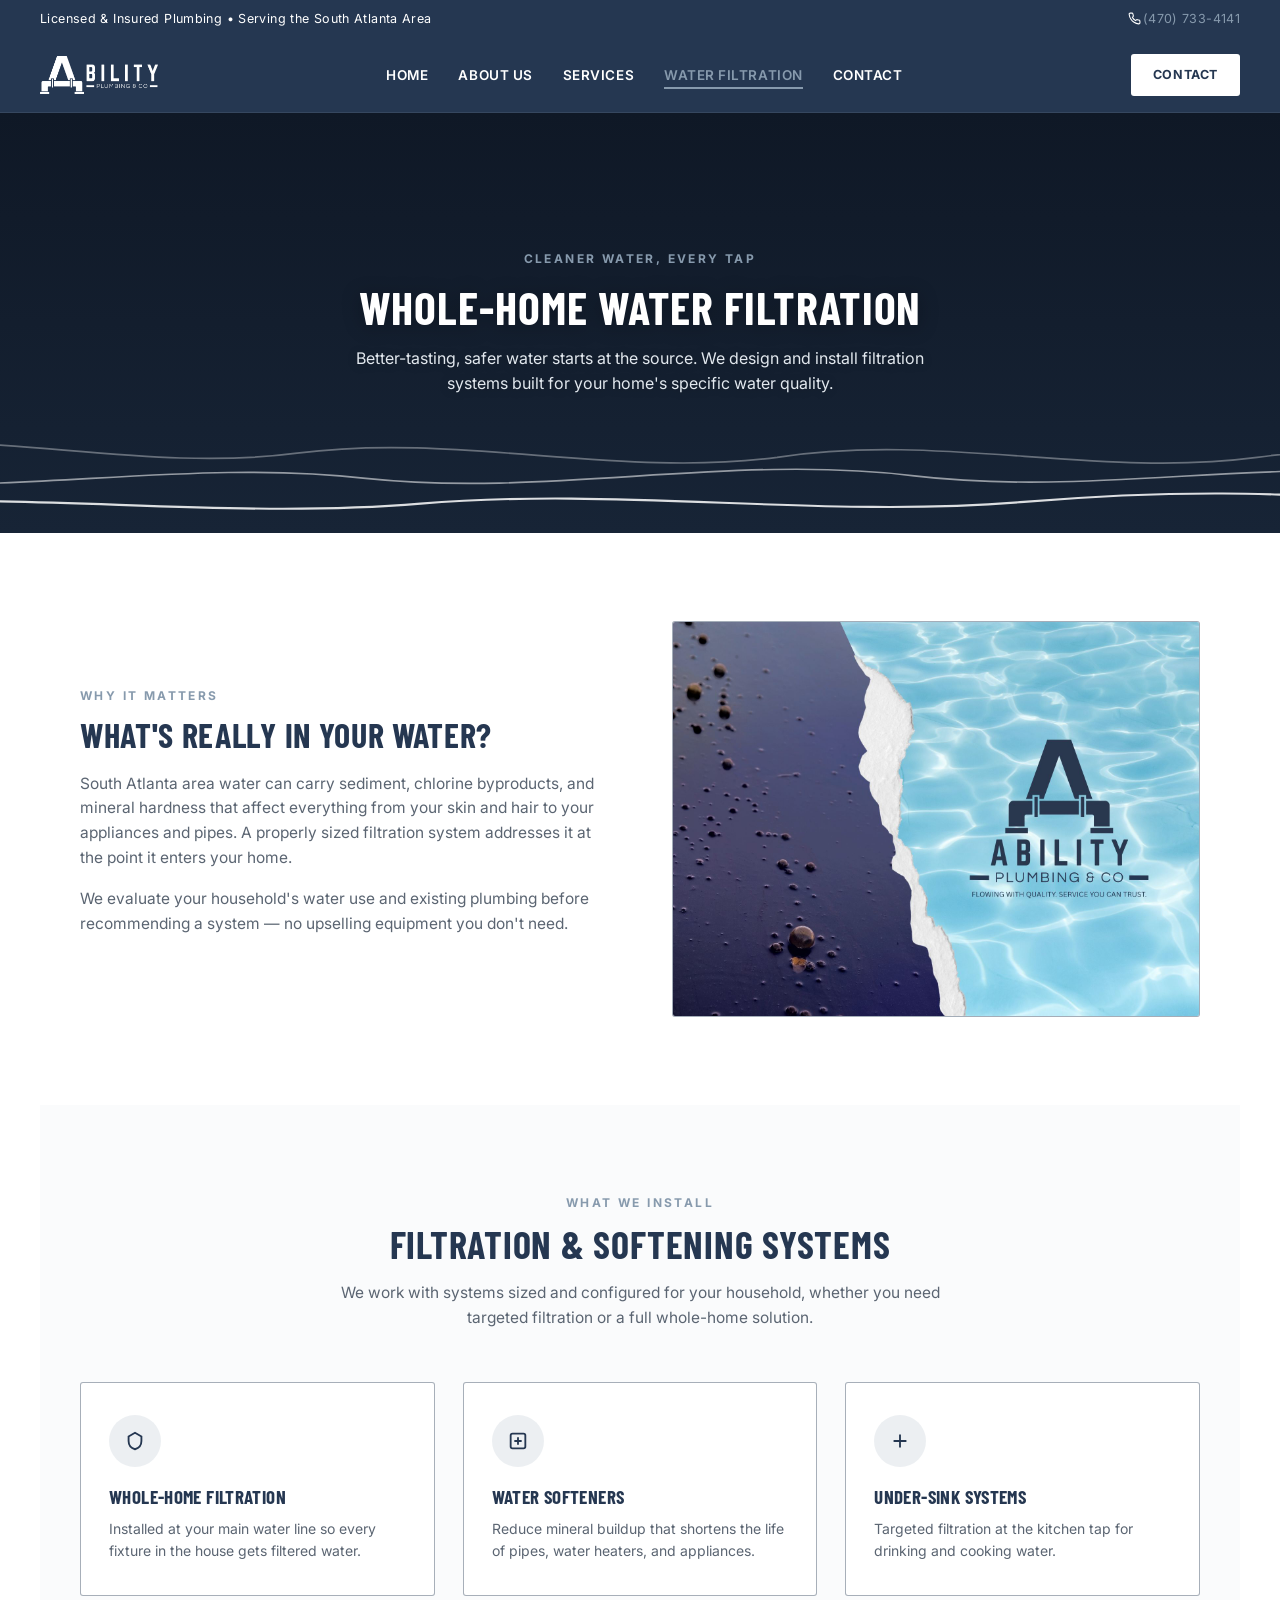
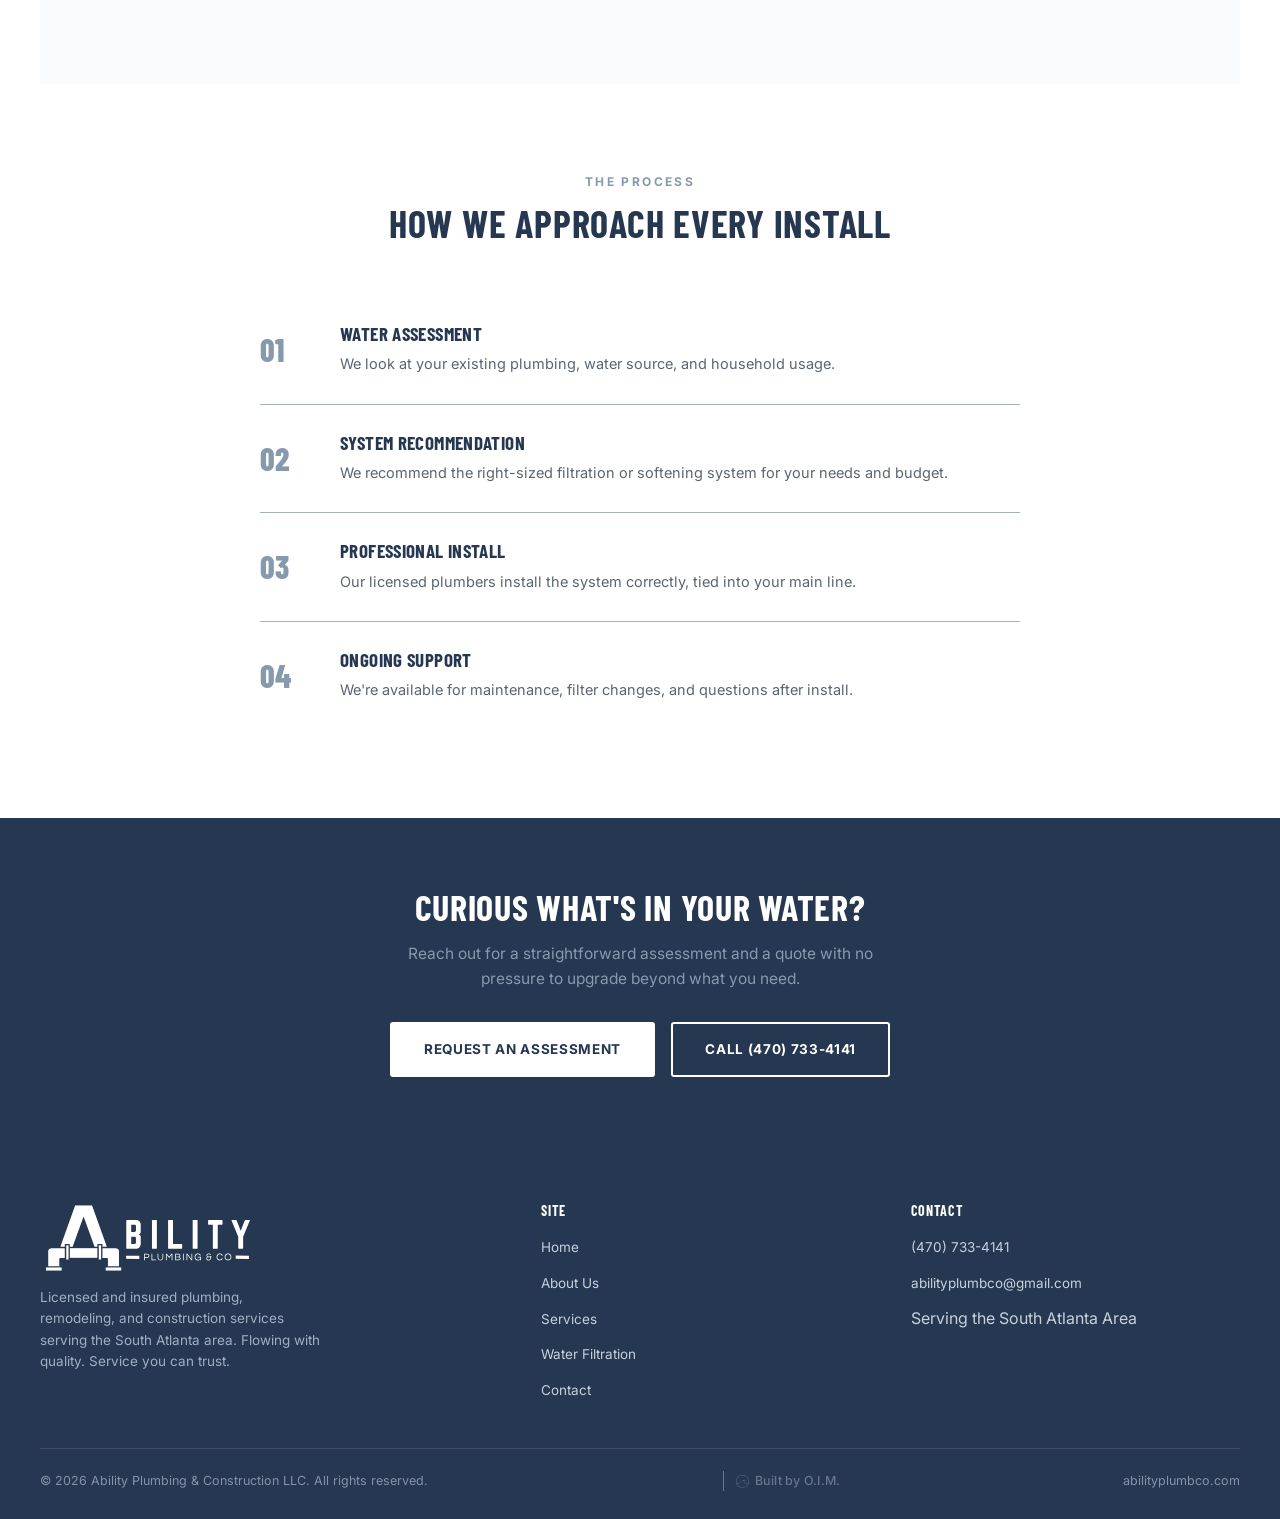
<file: water-filtration/index.html>
<!DOCTYPE html>
<html lang="en">
<head>
<meta charset="UTF-8">
<meta name="viewport" content="width=device-width, initial-scale=1">
<title>Water Filtration | Ability Plumbing & Construction LLC</title>
<meta name="description" content="Whole-home water filtration and softening systems installed by licensed plumbers serving the South Atlanta area.">
<link rel="icon" type="image/svg+xml" href="../assets/favicon.svg">
<link rel="stylesheet" href="../assets/style.css">
</head>
<body>

<div class="topbar">
  <span>Licensed &amp; Insured Plumbing • Serving the South Atlanta Area</span>
  <span><svg width="13" height="13" viewBox="0 0 24 24" fill="none" stroke="currentColor" stroke-width="2" stroke-linecap="round" stroke-linejoin="round" style="vertical-align:-2px;margin-right:2px;"><path d="M22 16.92v3a2 2 0 0 1-2.18 2 19.79 19.79 0 0 1-8.63-3.07 19.5 19.5 0 0 1-6-6 19.79 19.79 0 0 1-3.07-8.67A2 2 0 0 1 4.11 2h3a2 2 0 0 1 2 1.72c.127.96.361 1.903.7 2.81a2 2 0 0 1-.45 2.11L8.09 9.91a16 16 0 0 0 6 6l1.27-1.27a2 2 0 0 1 2.11-.45c.907.339 1.85.573 2.81.7A2 2 0 0 1 22 16.92z"/></svg><a href="tel:4707334141">(470) 733-4141</a></span>
</div>

<nav>
  <div class="logo-wrap">
    <a href="../"><img src="../assets/logo-horizontal-white.png" alt="Ability Plumbing & Construction LLC"></a>
  </div>
  <ul class="navlinks">
    <li><a href="../">Home</a></li>
    <li><a href="../about/">About Us</a></li>
    <li><a href="../services/">Services</a></li>
    <li><a href="../water-filtration/" class="active">Water Filtration</a></li>
    <li><a href="../contact/">Contact</a></li>
  </ul>
  <div class="header-actions-desktop">
    <a href="../contact/" class="nav-cta">Contact</a>
  </div>
  <button class="mobile-toggle" aria-label="Open menu"><span></span><span></span><span></span></button>
</nav>

<div class="mobile-menu">
  <button class="close-btn" aria-label="Close menu">&times;</button>
  <a href="../">Home</a>
  <a href="../about/">About Us</a>
  <a href="../services/">Services</a>
  <a href="../water-filtration/">Water Filtration</a>
  <a href="../contact/" class="nav-cta">Contact</a>
</div>

<section class="water-hero">
  <div class="water-hero-scrim"></div>

  <svg class="water-waves" viewBox="0 0 1400 500" preserveAspectRatio="none" xmlns="http://www.w3.org/2000/svg">
    <path class="wave wave-back" fill="none" stroke="#ffffff" stroke-width="2" stroke-opacity="0.35"
      d="M-200,400 C-25,370 150,430 325,405 C500,380 675,435 850,410 C1025,380 1200,435 1375,410 C1450,398 1550,404 1600,400"/>

    <path class="wave wave-mid" fill="none" stroke="#ffffff" stroke-width="2" stroke-opacity="0.55"
      d="M-200,435 C0,460 200,410 400,435 C600,458 800,405 1000,432 C1200,458 1400,405 1600,435"/>

    <path class="wave wave-front" fill="none" stroke="#ffffff" stroke-width="2.5" stroke-opacity="0.85"
      d="M-200,468 C20,448 240,485 460,465 C680,445 900,483 1120,463 C1340,443 1450,458 1600,464"/>
  </svg>

  <div class="water-hero-content">
    <div class="eyebrow reveal">Cleaner Water, Every Tap</div>
    <h1 class="reveal">Whole-Home Water Filtration</h1>
    <p class="reveal">Better-tasting, safer water starts at the source. We design and install filtration systems built for your home's specific water quality.</p>
  </div>
</section>

<section class="section">
  <div class="two-col reveal">
    <div>
      <div class="eyebrow" style="color:var(--steel);font-weight:700;letter-spacing:0.2em;font-size:12px;text-transform:uppercase;margin-bottom:12px;">Why It Matters</div>
      <h2>What's Really In Your Water?</h2>
      <p>South Atlanta area water can carry sediment, chlorine byproducts, and mineral hardness that affect everything from your skin and hair to your appliances and pipes. A properly sized filtration system addresses it at the point it enters your home.</p>
      <p>We evaluate your household's water use and existing plumbing before recommending a system — no upselling equipment you don't need.</p>
    </div>
    <div>
      <div class="visual-frame" style="padding:0;">
        <img src="../assets/water-quality.jpg" alt="Dirty water compared to clean filtered water" style="width:100%;height:100%;object-fit:cover;display:block;">
      </div>
    </div>
  </div>
</section>

<section class="section section-alt">
  <div class="section-head reveal">
    <div class="eyebrow">What We Install</div>
    <h2>Filtration &amp; Softening Systems</h2>
    <p>We work with systems sized and configured for your household, whether you need targeted filtration or a full whole-home solution.</p>
  </div>
  <div class="value-grid reveal-stagger">
    <div class="value-card">
      <div class="icon-circle">
        <svg width="22" height="22" viewBox="0 0 24 24" fill="none" stroke="currentColor" stroke-width="2"><path d="M12 3l7 4v5c0 5-3.5 8-7 9-3.5-1-7-4-7-9V7l7-4z"/></svg>
      </div>
      <h3>Whole-Home Filtration</h3>
      <p>Installed at your main water line so every fixture in the house gets filtered water.</p>
    </div>
    <div class="value-card">
      <div class="icon-circle">
        <svg width="22" height="22" viewBox="0 0 24 24" fill="none" stroke="currentColor" stroke-width="2"><rect x="4" y="4" width="16" height="16" rx="2"/><path d="M8 12h8M12 8v8"/></svg>
      </div>
      <h3>Water Softeners</h3>
      <p>Reduce mineral buildup that shortens the life of pipes, water heaters, and appliances.</p>
    </div>
    <div class="value-card">
      <div class="icon-circle">
        <svg width="22" height="22" viewBox="0 0 24 24" fill="none" stroke="currentColor" stroke-width="2"><path d="M5 12h14M12 5v14"/></svg>
      </div>
      <h3>Under-Sink Systems</h3>
      <p>Targeted filtration at the kitchen tap for drinking and cooking water.</p>
    </div>
  </div>
</section>

<section class="section">
  <div class="section-head reveal">
    <div class="eyebrow">The Process</div>
    <h2>How We Approach Every Install</h2>
  </div>
  <div class="process-list reveal-stagger" style="max-width:760px;margin:0 auto;">
    <div class="process-step">
      <div class="step-num">01</div>
      <div><h3>Water Assessment</h3><p>We look at your existing plumbing, water source, and household usage.</p></div>
    </div>
    <div class="process-step">
      <div class="step-num">02</div>
      <div><h3>System Recommendation</h3><p>We recommend the right-sized filtration or softening system for your needs and budget.</p></div>
    </div>
    <div class="process-step">
      <div class="step-num">03</div>
      <div><h3>Professional Install</h3><p>Our licensed plumbers install the system correctly, tied into your main line.</p></div>
    </div>
    <div class="process-step">
      <div class="step-num">04</div>
      <div><h3>Ongoing Support</h3><p>We're available for maintenance, filter changes, and questions after install.</p></div>
    </div>
  </div>
</section>

<section class="cta-band">
  <div class="reveal">
    <h2>Curious What's In Your Water?</h2>
    <p>Reach out for a straightforward assessment and a quote with no pressure to upgrade beyond what you need.</p>
    <div class="hero-ctas">
      <a href="../contact/" class="btn-primary">Request An Assessment</a>
      <a href="tel:4707334141" class="btn-secondary">Call (470) 733-4141</a>
    </div>
  </div>
</section>

<footer>
  <div class="footer-grid">
    <div class="footer-brand">
      <div class="logo-crop"><img src="../assets/logo-white.svg" alt="Ability Plumbing & Construction LLC"></div>
      <p>Licensed and insured plumbing, remodeling, and construction services serving the South Atlanta area. Flowing with quality. Service you can trust.</p>
    </div>
    <div class="footer-col">
      <h4>Site</h4>
      <ul>
        <li><a href="../">Home</a></li>
        <li><a href="../about/">About Us</a></li>
        <li><a href="../services/">Services</a></li>
        <li><a href="../water-filtration/">Water Filtration</a></li>
        <li><a href="../contact/">Contact</a></li>
      </ul>
    </div>
    <div class="footer-col">
      <h4>Contact</h4>
      <ul>
        <li><a href="tel:4707334141">(470) 733-4141</a></li>
        <li><a href="mailto:abilityplumbco@gmail.com">abilityplumbco@gmail.com</a></li>
        <li>Serving the South Atlanta Area</li>
      </ul>
    </div>
  </div>
  <div class="footer-bottom">
    <span>© 2026 Ability Plumbing &amp; Construction LLC. All rights reserved.</span>
    <a href="https://ocean-in-motion.com" target="_blank" rel="noopener" class="oim-badge">
      <svg width="13" height="13" viewBox="0 0 872.13 874.16" style="flex-shrink:0;">
        <path fill="currentColor" stroke="currentColor" stroke-miterlimit="10" d="M462.05.65c.21.13.34.92.82,1.22,1.48.93,13.17.74,16.01.97,49.74,4.05,104.03,20.38,148.65,42.09,131.9,64.18,226.53,196.19,241.77,342.36.51,4.86-.54,11.97,2.29,15.67l.05,67.79c-3.03,3.83-1.85,10.65-2.34,15.57-7.99,80.85-44.32,163.35-95.38,226.04-73.51,90.26-181.68,147.55-297.79,158.42-11.72,1.1-23.54.39-35.24,1.45l-.29,1.3c-2.38-.24-5.29.33-7.58.04-.47-.06-1.99-1.63-4.57-1.87-11.8-1.07-24.42-.24-36.64-1.42-113.82-11.02-220.14-69.23-292.78-157.47C8.03,602.29-22.69,450.47,18.44,312.22,60.98,169.21,176.19,55.8,320.67,16.56c22.83-6.2,48.89-11.74,72.47-13.73,5.7-.48,13.91.88,18.32-2.34l50.58.15ZM572.34,375.98c-26.89,17-37.58,59.14-18.87,91.02,16.89,28.76,44.5,44.17,74.52,56.61,47.05,19.5,97.88,30.01,148.9,32.21,10.45.45,20.91.46,31.18-.03,3.05-.15,14.56.62,16.3-.21,1.66-.79,3.63-10.54,4.25-12.72,16.08-56.17,18.16-120.43,8-177.89-15.82-89.42-63.17-172.87-130.69-232.67-89.7-79.44-211.36-115.81-330.14-97.76C208.51,59.94,73.2,186.88,38.25,352.67c-3.57,16.96-7.27,38.98-8.04,56.15-1.66,37.2.39,75.34,8.04,111.67,1.37,6.51,2.95,13.2,4.66,19.64.76,2.86,2.11,9.08,3.35,11.32.66,1.2,1.7,2.43,2.97,2.99,3.5,1.57,10.33,3.11,14.27,4.07,28.65,7.01,60.84,7.19,86.46-8.85,30.24-18.93,59.59-46.95,87.3-69.97,50.91-42.3,100.73-90.27,163.45-114.4,55.64-21.41,120.32-26.62,179.48-28.68,12.08-.42,24.44.1,35.18,1.08,4.84.44,16.2,3.42,9.08,7.89,0,0-38.64,21.89-52.12,30.41ZM545.14,363.68c-.85-.83-11.1-.1-13.01.05-22.76,1.84-46.8,4.7-69.17,9.23-56.34,11.41-94.69,31.86-138.86,67.01-44.31,35.25-86.08,73.07-130.6,108.28-27.71,21.92-49.12,37.97-86.44,39.19-8.14.27-18.11.26-26.15-.49-7.65-.71-15.52-3.13-23.16-4.12-.86.86,1.85,7.46,2.39,8.84,18.87,48.13,52.56,95.83,88.39,132.15,59.72,60.54,140.85,101.7,225.39,114.83,22.29,3.46,47.85,5.32,70.11,4.14,16.42-.87,31.68-.95,48.1-3.25,130.17-18.21,242.5-98.03,303.91-213.29,7.34-13.78,13.4-28.09,19.42-42.49l-.47-3.23-.93-.45c-20.95-.15-42.02.57-62.78-1.41-58.13-5.55-131.43-23.26-179.57-57.02-50.11-35.14-77.97-105.99-28.85-154.53l2.28-3.45Z"/>
      </svg>
      Built by O.I.M.
    </a>
    <span>abilityplumbco.com</span>
  </div>
</footer>

<script src="../assets/main.js"></script>
</body>
</html>
</file>
<file: assets/style.css>
@import url('https://fonts.googleapis.com/css2?family=Barlow+Condensed:wght@600;700;800&family=Inter:wght@400;500;600;700&display=swap');

:root{
  --navy:#253751;
  --navy-soft: rgba(37,55,81,0.9);
  --steel:#879aad;
  --steel-soft: rgba(135,154,173,0.16);
  --white:#ffffff;
  --off-white:#fafbfc;
  --black:#1c232c;
  --gray-text:#5b6572;
  --blue-line: rgba(37,55,81,0.16);
  --blue-line-strong: rgba(37,55,81,0.4);
  --radius: 3px;
  --shadow-soft: 0 4px 24px rgba(37,55,81,0.07);
  --shadow-card: 0 2px 14px rgba(37,55,81,0.06);
}

*{box-sizing:border-box;}
html{scroll-behavior:smooth;}
body{
  margin:0;
  font-family:'Inter',Arial,sans-serif;
  color:var(--black);
  background:var(--white);
  line-height:1.6;
  -webkit-font-smoothing:antialiased;
}

h1,h2,h3,h4,.display{
  font-family:'Barlow Condensed', Arial, sans-serif;
  text-transform:uppercase;
  letter-spacing:0.02em;
  color:var(--navy);
  line-height:1.08;
  margin:0;
}

a{color:inherit;}
img{max-width:100%;display:block;}

/* ================= TOP BAR ================= */
.topbar{
  background:var(--navy);
  color:var(--white);
  font-size:12.5px;
  padding:9px 40px;
  display:flex;
  justify-content:space-between;
  letter-spacing:0.03em;
  flex-wrap:wrap;
  gap:6px;
}
.topbar a{color:var(--steel);text-decoration:none;}
.topbar a:hover{color:var(--white);}

/* ================= NAV ================= */
nav{
  display:flex;
  align-items:center;
  justify-content:space-between;
  padding:16px 40px;
  background:var(--navy);
  border-bottom:1px solid rgba(255,255,255,0.08);
  position:sticky;
  top:0;
  z-index:100;
  transition: box-shadow .3s ease;
}
nav.scrolled{ box-shadow: 0 2px 16px rgba(0,0,0,0.18); }
.logo-wrap{display:flex;align-items:center;gap:12px;}
.logo-wrap img{height:38px;width:auto;transition:transform .3s ease;}
.navlinks{display:flex;gap:30px;list-style:none;margin:0;padding:0;}
.navlinks a{
  color:var(--white);
  text-decoration:none;
  font-weight:600;
  font-size:13.5px;
  letter-spacing:0.04em;
  text-transform:uppercase;
  position:relative;
  padding-bottom:4px;
  transition:color .2s ease;
}
.navlinks a::after{
  content:'';
  position:absolute;left:0;bottom:-2px;
  width:0;height:2px;background:var(--steel);
  transition:width .25s cubic-bezier(.4,0,.2,1);
}
.navlinks a:hover::after, .navlinks a.active::after{width:100%;}
.navlinks a.active{color:var(--steel);}
.nav-cta{
  background:var(--white);
  color:var(--navy)!important;
  padding:11px 22px;
  border-radius:var(--radius);
  font-weight:700;
  font-size:12.5px;
  letter-spacing:0.05em;
  text-transform:uppercase;
  text-decoration:none;
  transition: background .2s ease, transform .2s ease;
  display:inline-block;
}
.nav-cta:hover{background:var(--steel);color:var(--white)!important;transform:translateY(-1px);}

.mobile-toggle{display:none;background:none;border:none;cursor:pointer;padding:4px;}
.mobile-toggle span{display:block;width:24px;height:2px;background:var(--white);margin:5px 0;}
.mobile-menu{display:none;}

/* ================= BUTTONS ================= */
.btn-primary{
  background:var(--navy);
  color:var(--white);
  padding:15px 32px;
  text-decoration:none;
  font-weight:700;
  font-size:13.5px;
  letter-spacing:0.05em;
  text-transform:uppercase;
  border-radius:var(--radius);
  display:inline-block;
  transition: background .25s ease, transform .25s ease, box-shadow .25s ease;
  border:2px solid var(--navy);
}
.btn-primary:hover{background:#1a2740;border-color:#1a2740;transform:translateY(-2px);box-shadow:0 8px 20px rgba(37,55,81,0.2);}
.btn-secondary{
  background:transparent;
  color:var(--navy);
  padding:15px 32px;
  text-decoration:none;
  font-weight:700;
  font-size:13.5px;
  letter-spacing:0.05em;
  text-transform:uppercase;
  border:2px solid var(--navy);
  border-radius:var(--radius);
  display:inline-block;
  transition: background .25s ease, color .25s ease, transform .25s ease;
}
.btn-secondary:hover{background:var(--navy);color:var(--white);transform:translateY(-2px);}

/* ================= PAGE HERO (interior pages) ================= */
.page-hero{
  position:relative;
  overflow:hidden;
  background:var(--off-white);
  padding:70px 40px 64px;
  text-align:center;
  border-bottom:1px solid #eef1f4;
}
.page-hero .eyebrow{color:var(--steel);font-weight:700;letter-spacing:0.2em;font-size:12px;text-transform:uppercase;margin-bottom:14px;}
.page-hero h1{font-size:46px;margin-bottom:14px;}
.page-hero p{max-width:640px;margin:0 auto;color:var(--gray-text);font-size:16px;}

/* ================= WATER HERO (filtration page) ================= */
.water-hero{
  position:relative;
  overflow:hidden;
  background:linear-gradient(180deg, #0f1826 0%, #172436 100%);
  min-height:420px;
  display:flex;
  align-items:center;
  justify-content:center;
  text-align:center;
  padding:80px 40px;
}
.water-hero-photo{
  position:absolute;
  inset:0;
  background-size:cover;
  background-position:center;
  z-index:0;
}
.water-hero-scrim{
  position:absolute;
  inset:0;
  background:none;
  z-index:1;
}
.water-waves{
  position:absolute;
  inset:0;
  width:100%;
  height:100%;
  z-index:2;
}
.wave{transform-origin:center;}
.wave-back{ animation: waveDriftBack 9s ease-in-out infinite; }
.wave-mid{ animation: waveDriftMid 6.5s ease-in-out infinite; }
.wave-front{ animation: waveDriftFront 5s ease-in-out infinite; }
@keyframes waveDriftBack{
  0%,100%{ transform: translateX(0) translateY(0) scaleY(1); }
  50%{ transform: translateX(-4%) translateY(-14px) scaleY(1.04); }
}
@keyframes waveDriftMid{
  0%,100%{ transform: translateX(0) translateY(0) scaleY(1); }
  50%{ transform: translateX(4%) translateY(16px) scaleY(0.97); }
}
@keyframes waveDriftFront{
  0%,100%{ transform: translateX(0) translateY(0); }
  50%{ transform: translateX(-3%) translateY(10px); }
}
.water-hero-content{position:relative;z-index:3;max-width:680px;}
.water-hero-content .eyebrow{color:var(--steel);font-weight:700;letter-spacing:0.2em;font-size:12px;text-transform:uppercase;margin-bottom:14px;}
.water-hero-content h1{font-size:46px;margin-bottom:14px;color:var(--white);text-shadow:0 2px 20px rgba(0,0,0,0.3);}
.water-hero-content p{max-width:600px;margin:0 auto;color:#e2e8ee;font-size:16px;text-shadow:0 1px 10px rgba(0,0,0,0.25);}
@media (prefers-reduced-motion: reduce){
  .wave{ animation:none!important; }
  .carousel-slide{ transition:none!important; }
}
@media (max-width:767px){
  .water-hero{min-height:360px;padding:56px 20px;}
  .water-hero-content h1{font-size:32px;}
}

/* ================= MAIN HERO (home) ================= */
.hero{
  position:relative;
  overflow:hidden;
  background:var(--white);
  padding:90px 40px 100px;
  text-align:center;
  border-bottom:6px solid var(--navy);
  min-height:620px;
  display:flex;
  align-items:center;
  justify-content:center;
  aspect-ratio:1400/640;
}
@media (max-width:900px){
  .hero{ aspect-ratio:auto; min-height:520px; }
}
.blueprint-grid{
  position:absolute;
  inset:0;
  background-image:
    linear-gradient(var(--blue-line) 1px, transparent 1px),
    linear-gradient(90deg, var(--blue-line) 1px, transparent 1px);
  background-size: 42px 42px;
  opacity:0.85;
  z-index:0;
  mask-image: radial-gradient(ellipse 550px 380px at center, transparent 0%, transparent 45%, black 90%);
  -webkit-mask-image: radial-gradient(ellipse 550px 380px at center, transparent 0%, transparent 45%, black 90%);
}
.blueprint-schematic{
  position:absolute;
  inset:0;
  width:100%;
  height:100%;
  object-fit:cover;
  z-index:1;
  opacity:0.9;
  mask-image: radial-gradient(ellipse 520px 420px at center 56%, transparent 0%, transparent 60%, black 100%);
  -webkit-mask-image: radial-gradient(ellipse 520px 420px at center 56%, transparent 0%, transparent 60%, black 100%);
}
.hero-content{position:relative;z-index:2;max-width:820px;margin:0 auto;}
.hero-logo{
  max-width:480px;
  width:74%;
  height:auto;
  margin:0 auto 4px;
  display:block;
  filter:drop-shadow(0 4px 16px rgba(37,55,81,0.1));
}
.slogan{
  font-size:15.5px;
  color:var(--gray-text);
  font-weight:600;
  margin:8px 0 38px;
  font-family:'Inter',sans-serif;
  text-transform:uppercase;
  letter-spacing:0.12em;
}
.slogan strong{color:var(--navy);font-weight:700;}
.hero-ctas{display:flex;gap:16px;justify-content:center;flex-wrap:wrap;}
@media (max-width:480px){
  .hero-ctas{flex-direction:column;align-items:stretch;}
  .hero-ctas a{text-align:center;}
}

/* pipe tube rendering */
.pipe-body{fill:none;stroke:var(--navy);}
.pipe-outer{stroke-width:10;stroke-linecap:square;opacity:0.9;}
.pipe-inner{stroke:#ffffff;stroke-width:4.5;stroke-linecap:square;}
.pipe-shine{stroke:var(--steel);stroke-width:1.4;stroke-opacity:0.6;}
.flange{fill:#ffffff;stroke:var(--navy);stroke-width:2.6;opacity:0.9;}
.flange-bolt{fill:var(--navy);opacity:0.9;}

.pipe-divider{position:relative;height:56px;background:var(--white);}
.pipe-divider svg{width:100%;height:100%;display:block;}

/* ================= TRUST BAR ================= */
.trustbar{
  background:var(--navy);
  color:var(--white);
  display:flex;
  justify-content:center;
  gap:56px;
  padding:20px 20px;
  flex-wrap:wrap;
  font-size:13.5px;
  font-weight:600;
  letter-spacing:0.03em;
}
.trustbar span{color:var(--steel);margin-right:8px;}

/* ================= SECTIONS ================= */
.section{padding:88px 40px;max-width:1200px;margin:0 auto;}
.section-tight{padding:56px 40px;max-width:1200px;margin:0 auto;}
.section-alt{background:var(--off-white);}
.section-head{text-align:center;max-width:660px;margin:0 auto 52px;}
.section-head.left{text-align:left;margin:0 0 40px;}
.section-head .eyebrow{color:var(--steel);font-weight:700;letter-spacing:0.2em;font-size:12px;text-transform:uppercase;margin-bottom:12px;}
.section-head h2{font-size:38px;margin:0 0 14px;}
.section-head p{color:var(--gray-text);font-size:15.5px;}

/* Services grid */
.services-grid{
  display:grid;
  grid-template-columns:repeat(4,1fr);
  gap:1px;
  background:var(--blue-line-strong);
  border:1px solid var(--blue-line-strong);
  border-radius: var(--radius);
  overflow:hidden;
}
.service-card{
  background:var(--white);
  padding:36px 26px;
  position:relative;
  transition: background .25s ease;
}
.service-card:hover{background:var(--off-white);}
.service-card .icon{
  width:44px;height:44px;
  border:2px solid var(--navy);
  border-radius:50%;
  display:flex;align-items:center;justify-content:center;
  margin-bottom:20px;
  color:var(--navy);
  font-weight:800;
  font-family:'Barlow Condensed',sans-serif;
  font-size:17px;
}
.service-card h3{font-size:19px;margin:0 0 10px;}
.service-card p{font-size:13.5px;color:var(--gray-text);line-height:1.55;margin:0 0 16px;font-family:'Inter',sans-serif;}
.service-card a{font-size:12.5px;font-weight:700;color:var(--navy);text-decoration:none;letter-spacing:0.03em;text-transform:uppercase;}
.service-card a:hover{color:var(--steel);}

/* Two column layout */
.two-col{
  display:grid;
  grid-template-columns: 1fr 1fr;
  gap:64px;
  align-items:center;
}
.two-col-reverse{
  display:grid;
  grid-template-columns: 1fr 1fr;
  gap:64px;
  align-items:center;
}
.two-col-reverse > *:first-child{ order:2; }
.two-col-reverse > *:last-child{ order:1; }
@media (max-width:900px){
  .two-col-reverse > *:first-child{ order:1; }
  .two-col-reverse > *:last-child{ order:2; }
}
.two-col h2{font-size:34px;margin-bottom:18px;}
.two-col p{color:var(--gray-text);font-size:15.5px;margin-bottom:16px;}
.two-col .visual-frame,
.two-col-reverse .visual-frame{
  background:var(--off-white);
  border:1px solid var(--blue-line-strong);
  border-radius:var(--radius);
  aspect-ratio:4/3;
  position:relative;
  overflow:hidden;
  display:flex;
  align-items:center;
  justify-content:center;
}
.image-carousel .carousel-slide{
  position:absolute;
  inset:0;
  width:100%;
  height:100%;
  object-fit:cover;
  display:block;
  opacity:0;
  transition: opacity 1.2s ease;
}
.image-carousel .carousel-slide.is-active{
  opacity:1;
}

/* Checklist */
.checklist{list-style:none;margin:20px 0;padding:0;}
.checklist li{
  display:flex;
  align-items:flex-start;
  gap:12px;
  margin-bottom:12px;
  font-size:15px;
  color:var(--black);
}
.checklist li::before{
  content:'✓';
  color:var(--white);
  background:var(--navy);
  width:20px;height:20px;
  border-radius:50%;
  display:flex;align-items:center;justify-content:center;
  font-size:11px;
  font-weight:700;
  flex-shrink:0;
  margin-top:2px;
}

/* Stat strip */
.stats-strip{
  display:grid;
  grid-template-columns:repeat(4,1fr);
  gap:1px;
  background:var(--blue-line-strong);
  border:1px solid var(--blue-line-strong);
  border-radius:var(--radius);
  overflow:hidden;
}
.stat-box{
  background:var(--white);
  padding:32px 20px;
  text-align:center;
}
.stat-box .num{
  font-family:'Barlow Condensed',sans-serif;
  font-size:42px;
  font-weight:800;
  color:var(--navy);
  display:block;
}
.stat-box .label{
  font-size:12.5px;
  color:var(--gray-text);
  text-transform:uppercase;
  letter-spacing:0.06em;
  font-weight:600;
}

/* Value / process cards */
.value-grid{
  display:grid;
  grid-template-columns:repeat(3,1fr);
  gap:28px;
}
.team-grid{
  grid-template-columns:repeat(2,1fr);
}
@media (max-width:600px){
  .team-grid{ grid-template-columns:1fr; }
}
.value-card{
  padding:32px 28px;
  border:1px solid var(--blue-line-strong);
  border-radius:var(--radius);
  background:var(--white);
  transition: transform .25s ease, box-shadow .25s ease;
}
.value-card:hover{transform:translateY(-4px);box-shadow:var(--shadow-soft);}
.value-card .icon-circle{
  width:52px;height:52px;
  border-radius:50%;
  background:var(--steel-soft);
  display:flex;align-items:center;justify-content:center;
  margin-bottom:20px;
  color:var(--navy);
}
.value-card h3{font-size:19px;margin-bottom:10px;}
.value-card p{font-size:14px;color:var(--gray-text);font-family:'Inter',sans-serif;margin:0;}

/* Process steps */
.process-list{counter-reset:step;}
.process-step{
  display:flex;
  gap:24px;
  padding:28px 0;
  border-bottom:1px solid var(--blue-line-strong);
}
.process-step:last-child{border-bottom:none;}
.process-step .step-num{
  font-family:'Barlow Condensed',sans-serif;
  font-size:32px;
  font-weight:800;
  color:var(--steel);
  min-width:56px;
}
.process-step h3{font-size:19px;margin-bottom:8px;}
.process-step p{font-size:14.5px;color:var(--gray-text);margin:0;font-family:'Inter',sans-serif;}

/* CTA band */
.cta-band{
  background:var(--navy);
  color:var(--white);
  text-align:center;
  padding:70px 40px;
  position:relative;
  overflow:hidden;
}
.cta-band h2{color:var(--white);font-size:36px;margin-bottom:14px;}
.cta-band p{color:var(--steel);font-size:15.5px;margin-bottom:30px;max-width:520px;margin-left:auto;margin-right:auto;}
.cta-band .btn-primary{background:var(--white);color:var(--navy);border-color:var(--white);}
.cta-band .btn-primary:hover{background:var(--steel);border-color:var(--steel);color:var(--white);}
.cta-band .btn-secondary{border-color:var(--white);color:var(--white);}
.cta-band .btn-secondary:hover{background:var(--white);color:var(--navy);}

/* Testimonial */
.testimonial{
  background:var(--off-white);
  border-left:4px solid var(--navy);
  padding:32px 36px;
  border-radius:var(--radius);
  max-width:720px;
  margin:0 auto;
}
.testimonial p{font-size:17px;font-style:italic;color:var(--black);margin:0 0 14px;font-family:'Inter',sans-serif;}
.testimonial .who{font-size:13px;font-weight:700;color:var(--navy);text-transform:uppercase;letter-spacing:0.04em;font-style:normal;}

/* Form */
.form-card{
  background:var(--off-white);
  border:1px solid var(--blue-line-strong);
  border-radius:var(--radius);
  padding:44px;
}
.form-row{margin-bottom:20px;}
.form-row label{
  display:block;
  font-size:12.5px;
  font-weight:700;
  color:var(--navy);
  text-transform:uppercase;
  letter-spacing:0.05em;
  margin-bottom:8px;
}
.form-row input, .form-row select, .form-row textarea{
  width:100%;
  padding:13px 14px;
  border:1px solid #d7dde3;
  border-radius:var(--radius);
  font-family:'Inter',sans-serif;
  font-size:14.5px;
  color:var(--black);
  background:var(--white);
  transition:border-color .2s ease, box-shadow .2s ease;
}
.form-row input:focus, .form-row select:focus, .form-row textarea:focus{
  outline:none;
  border-color:var(--navy);
  box-shadow:0 0 0 3px rgba(37,55,81,0.1);
}
.form-row textarea{resize:vertical;min-height:120px;}
.form-two{display:grid;grid-template-columns:1fr 1fr;gap:20px;}

/* Info cards (contact page) */
.contact-info-grid{
  display:grid;
  grid-template-columns:repeat(3,1fr);
  gap:24px;
  margin-bottom:56px;
}
.info-card{
  text-align:center;
  padding:30px 20px;
  border:1px solid var(--blue-line-strong);
  border-radius:var(--radius);
}
.info-card .icon-circle{
  width:48px;height:48px;
  border-radius:50%;
  background:var(--steel-soft);
  display:flex;align-items:center;justify-content:center;
  margin:0 auto 16px;
  color:var(--navy);
}
.info-card h3{font-size:16px;margin-bottom:8px;}
.info-card p{font-size:14px;color:var(--gray-text);margin:0;font-family:'Inter',sans-serif;}
.info-card a{color:var(--navy);text-decoration:none;font-weight:600;}
.info-card a:hover{color:var(--steel);}

/* Thank you page */
.thankyou-wrap{
  text-align:center;
  padding:120px 40px 140px;
  max-width:600px;
  margin:0 auto;
}
.thankyou-icon{
  width:84px;height:84px;
  border-radius:50%;
  background:var(--steel-soft);
  display:flex;align-items:center;justify-content:center;
  margin:0 auto 30px;
}
.thankyou-wrap h1{font-size:40px;margin-bottom:16px;}
.thankyou-wrap p{color:var(--gray-text);font-size:16px;margin-bottom:36px;}

/* ================= FOOTER ================= */
footer{
  background:var(--navy);
  color:#c7d1dc;
  padding:56px 40px 28px;
}
.footer-grid{
  max-width:1200px;
  margin:0 auto;
  display:grid;
  grid-template-columns:1.4fr 1fr 1fr;
  gap:40px;
  padding-bottom:36px;
  border-bottom:1px solid rgba(255,255,255,0.12);
}
.footer-brand{margin-bottom:0;}
.footer-brand .logo-crop{
  width:220px;
  max-width:100%;
  height:70px;
  overflow:hidden;
  position:relative;
  margin-bottom:12px;
}
.footer-brand .logo-crop img{
  position:absolute;
  top:50%;
  left:0;
  width:100%;
  height:auto;
  transform:translateY(-50%);
}
.footer-brand p{font-size:13.5px;color:#9fb0c2;max-width:280px;}
.footer-col h4{color:var(--white);font-size:14px;letter-spacing:0.05em;margin-bottom:16px;}
.footer-col ul{list-style:none;margin:0;padding:0;}
.footer-col li{margin-bottom:10px;}
.footer-col a{color:#c7d1dc;text-decoration:none;font-size:13.5px;transition:color .2s ease;}
.footer-col a:hover{color:var(--white);}
.footer-bottom{
  max-width:1200px;
  margin:0 auto;
  padding-top:22px;
  display:flex;
  justify-content:space-between;
  font-size:12.5px;
  color:#8394a6;
  flex-wrap:wrap;
  gap:10px;
}
.oim-badge{
  display:inline-flex;
  align-items:center;
  gap:6px;
  vertical-align:middle;
  font-size:12.5px;
  font-weight:500;
  letter-spacing:.02em;
  color:inherit;
  text-decoration:none;
  opacity:.7;
  margin-left:12px;
  padding-left:12px;
  border-left:1px solid currentColor;
  transition:opacity .2s ease;
}
.oim-badge:hover{opacity:1;}

/* ================= SCROLL REVEAL ================= */
.reveal{
  opacity:0;
  transform: translateY(28px);
  transition: opacity .7s cubic-bezier(.2,.6,.2,1), transform .7s cubic-bezier(.2,.6,.2,1);
}
.reveal.is-visible{
  opacity:1;
  transform:translateY(0);
}
.reveal-stagger.is-visible > *{
  animation: fadeUp .6s cubic-bezier(.2,.6,.2,1) both;
}
.reveal-stagger.is-visible > *:nth-child(1){animation-delay:.02s;}
.reveal-stagger.is-visible > *:nth-child(2){animation-delay:.1s;}
.reveal-stagger.is-visible > *:nth-child(3){animation-delay:.18s;}
.reveal-stagger.is-visible > *:nth-child(4){animation-delay:.26s;}
.reveal-stagger.is-visible > *:nth-child(5){animation-delay:.34s;}
@keyframes fadeUp{
  from{opacity:0;transform:translateY(22px);}
  to{opacity:1;transform:translateY(0);}
}

@media (prefers-reduced-motion: reduce){
  .reveal, .reveal-stagger > *{opacity:1!important;transform:none!important;animation:none!important;transition:none!important;}
  html{scroll-behavior:auto;}
}

/* ================= RESPONSIVE ================= */
@media (max-width: 900px){
  .two-col{grid-template-columns:1fr;gap:36px;}
  .services-grid{grid-template-columns:repeat(2,1fr);}
  .value-grid{grid-template-columns:1fr;}
  .stats-strip{grid-template-columns:repeat(2,1fr);}
  .contact-info-grid{grid-template-columns:1fr;}
  .footer-grid{grid-template-columns:1fr;gap:28px;}
  .form-two{grid-template-columns:1fr;}
}

@media (max-width: 767px){
  .navlinks, .header-actions-desktop{display:none;}
  .mobile-toggle{display:block;}
  nav{padding:14px 20px;}
  .logo-wrap img{height:30px;}
  .topbar{padding:8px 20px;font-size:11.5px;flex-direction:column;text-align:center;}
  .hero{padding:60px 20px 70px;min-height:auto;}
  .hero-logo{width:90%;max-width:340px;}
  .page-hero{padding:50px 20px 44px;}
  .page-hero h1{font-size:32px;}
  .section, .section-tight{padding:56px 20px;}
  .services-grid{grid-template-columns:1fr;}
  .section-head h2{font-size:28px;}
  .two-col h2{font-size:26px;}
  .cta-band{padding:50px 20px;}
  .cta-band h2{font-size:28px;}

  .mobile-menu{
    display:none;
    position:fixed;
    inset:0;
    background:var(--white);
    z-index:200;
    padding:24px;
    flex-direction:column;
  }
  .mobile-menu.open{display:flex;}
  .mobile-menu .close-btn{align-self:flex-end;background:none;border:none;font-size:28px;color:var(--navy);cursor:pointer;}
  .mobile-menu a{
    color:var(--navy);
    text-decoration:none;
    font-size:22px;
    font-weight:700;
    text-transform:uppercase;
    padding:16px 0;
    border-bottom:1px solid #eef1f4;
  }
  .mobile-menu .nav-cta{margin-top:20px;text-align:center;}
  .footer-bottom{justify-content:center;text-align:center;}
  .footer-grid{text-align:center;}
  .footer-brand .logo-crop{margin-left:auto;margin-right:auto;}
  .footer-brand p{margin-left:auto;margin-right:auto;}
  .footer-col ul{display:inline-block;text-align:center;}
  .contact-info-grid{grid-template-columns:1fr;}
  .form-card{padding:28px 20px;}
  .team-grid{grid-template-columns:1fr;}
  .value-grid{grid-template-columns:1fr;}
  .stats-strip{grid-template-columns:repeat(2,1fr);}
  .process-step{flex-direction:column;gap:8px;}
  .process-step .step-num{min-width:auto;}
  .water-hero-content h1{font-size:30px;}
  .thankyou-wrap{padding:70px 20px 90px;}
  .thankyou-wrap h1{font-size:30px;}
}

/* Service area map */
.service-area-grid{display:grid;grid-template-columns:1.6fr 1fr;gap:32px;align-items:stretch;max-width:1100px;margin:0 auto;}
.service-map{min-height:460px;border:1px solid var(--blue-line-strong);border-radius:var(--radius);overflow:hidden;background:#eef1f5;z-index:0;}
.service-list{list-style:none;margin:0;padding:28px;background:#fff;border:1px solid var(--blue-line-strong);border-radius:var(--radius);display:grid;grid-template-columns:1fr;gap:12px;align-content:center;}
.service-list li{display:flex;align-items:center;gap:12px;font-family:'Inter',sans-serif;font-size:15.5px;font-weight:500;color:var(--navy);}
.service-list li svg{flex:none;box-sizing:content-box;width:14px;height:14px;padding:5px;border-radius:50%;background:var(--navy);color:#fff;}
.check-pin{background:none;border:0;}
.check-pin span{display:flex;align-items:center;justify-content:center;width:30px;height:30px;border-radius:50%;background:var(--navy);border:2px solid #fff;box-shadow:0 2px 8px rgba(37,55,81,.45);}
.check-tip{font-family:'Inter',sans-serif;font-weight:600;color:var(--navy);border-radius:6px;border:1px solid var(--blue-line-strong);}
@media (max-width:900px){
  .service-area-grid{grid-template-columns:1fr;gap:20px;}
  .service-map{min-height:360px;}
  .service-list{grid-template-columns:1fr 1fr;padding:22px;}
}
@media (max-width:480px){
  .service-map{min-height:320px;}
  .service-list{grid-template-columns:1fr;}
  .service-area{padding-left:20px;padding-right:20px;}
}

/* Map restyle: mute the street tiles to a soft navy-grey to match the brand */
.service-map .leaflet-tile-pane{filter:grayscale(1) contrast(.88) brightness(1.06);}
.service-map::after{content:"";position:absolute;inset:0;background:rgba(37,55,81,.14);mix-blend-mode:multiply;pointer-events:none;z-index:450;}
.service-map .leaflet-control-zoom{border:0;box-shadow:0 2px 10px rgba(37,55,81,.25);border-radius:8px;overflow:hidden;}
.service-map .leaflet-control-zoom a{color:var(--navy);}
.service-map .leaflet-control-attribution{background:rgba(255,255,255,.85);font-size:10px;}
.service-map{position:relative;}
</file>
